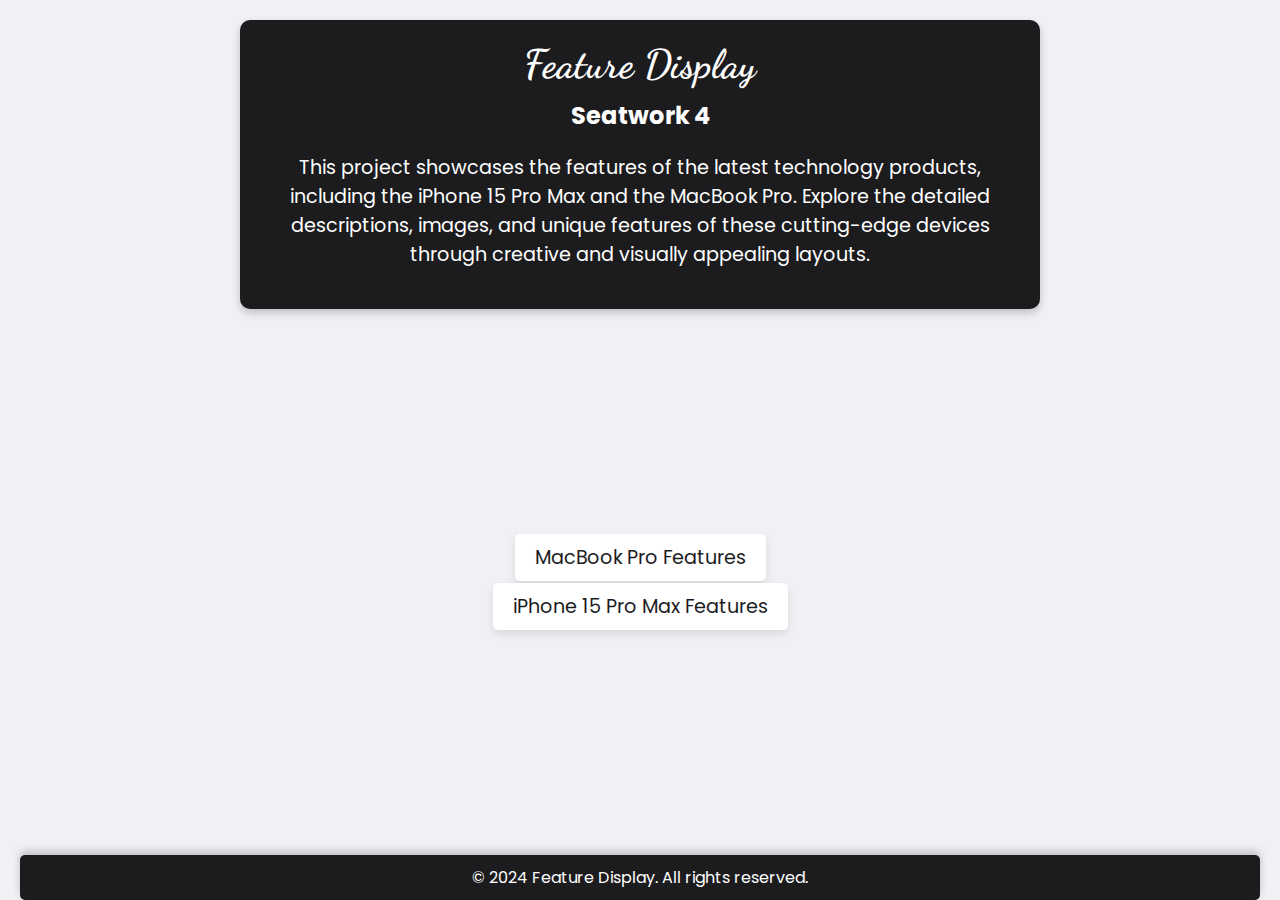
<file: index.html>
<!DOCTYPE html>
<html lang="en">
<head>
    <meta charset="UTF-8">
    <meta name="viewport" content="width=device-width, initial-scale=1.0">
    <title>Feature Display</title>
    <link rel="stylesheet" href="assets/css/style.css">
    <link href="https://fonts.googleapis.com/css2?family=Poppins:wght@400;700&family=Dancing+Script:wght@400;700&display=swap" rel="stylesheet">
</head>
<body>
    
    <header>
        <h1>Feature Display</h1>
        <h2>Seatwork 4</h2>
        <p>This project showcases the features of the latest technology products, including the iPhone 15 Pro Max and the MacBook Pro. Explore the detailed descriptions, images, and unique features of these cutting-edge devices through creative and visually appealing layouts.</p>
    </header>
    <nav>
        <ul>
            <li><a href="pages/macbook/index.html">MacBook Pro Features</a></li>
            <li><a href="pages/iphone15/index.html">iPhone 15 Pro Max Features</a></li>
        </ul>
    </nav>
    <footer>
        <p>© 2024 Feature Display. All rights reserved.</p>
    </footer>
</body>
</html>
</file>
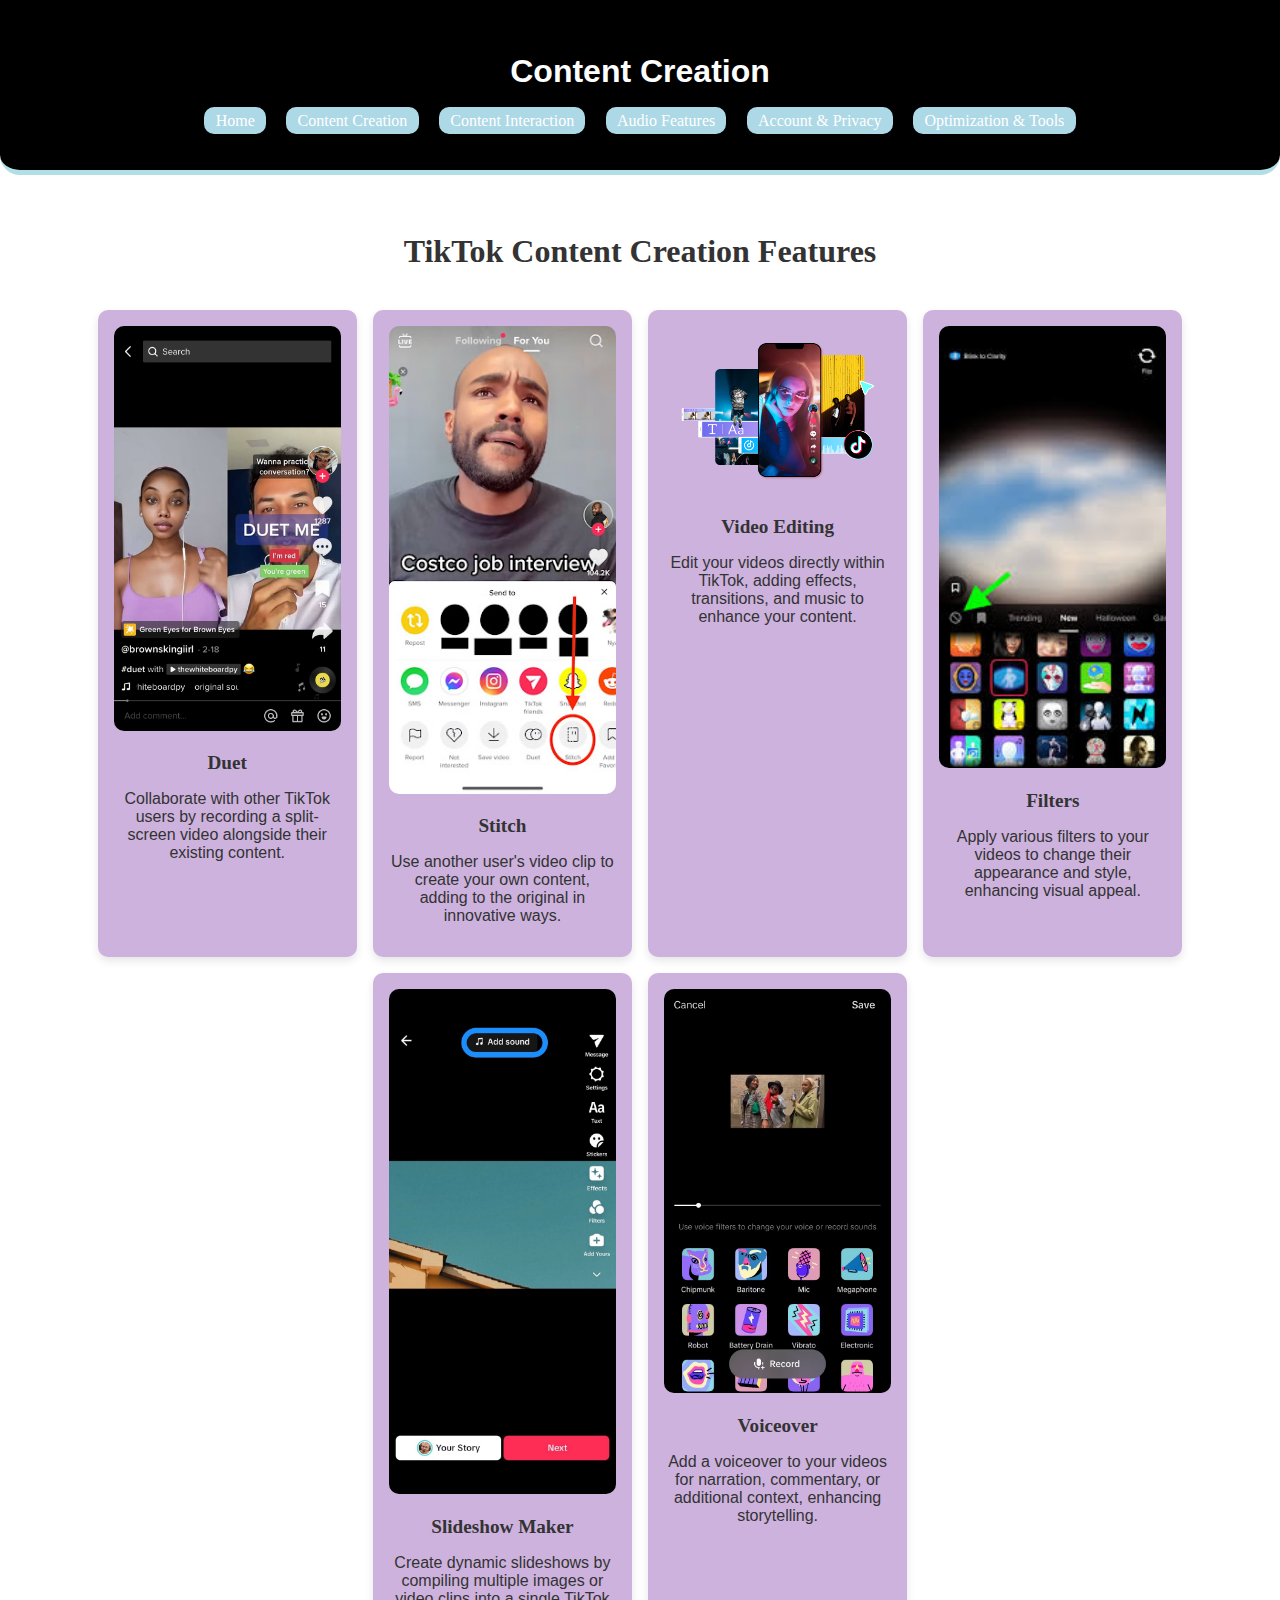
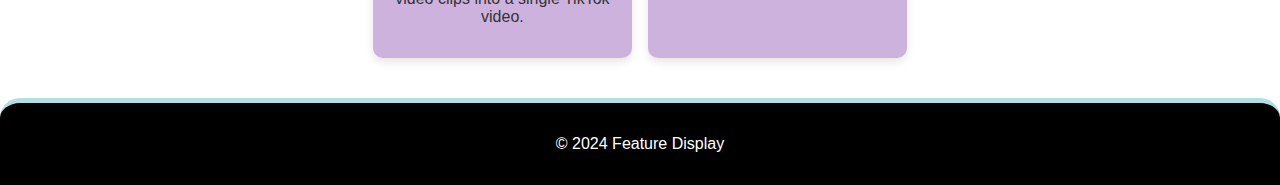
<file: 1contentcreation/index.html>
<!DOCTYPE html>
<html lang="en">
<head>
    <meta charset="UTF-8">
    <meta name="viewport" content="width=device-width, initial-scale=1.0">
    <title>Content Creation</title>
    <link rel="stylesheet" href="assets/css/style.css">
</head>
<body>
    <header>
        <h1>Content Creation</h1>
        <nav>
            <a href="../index.html">Home</a>
            <a href="../1contentcreation/index.html">Content Creation</a>
            <a href="../2contentinteraction/index.html">Content Interaction</a>
            <a href="../3audio/index.html">Audio Features</a>
            <a href="../4acc&priv/index.html">Account & Privacy</a>
            <a href="../5optimization&tools/index.html">Optimization & Tools</a>
        </nav>
    </header>
    <section class="content">
        <h2>TikTok Content Creation Features</h2>
        <ul>
            <li>
                <img src="assets/img/duet.jpg" alt="Duet">
                <div class="feature-description">
                    <h3>Duet</h3>
                    <p>Collaborate with other TikTok users by recording a split-screen video alongside their existing content.</p>
                </div>
            </li>
            <li>
                <img src="assets/img/stitch.jpeg" alt="Stitch">
                <div class="feature-description">
                    <h3>Stitch</h3>
                    <p>Use another user's video clip to create your own content, adding to the original in innovative ways.</p>
                </div>
            </li>
            <li>
                <img src="assets/img/videoedit.image" alt="Video Editing">
                <div class="feature-description">
                    <h3>Video Editing</h3>
                    <p>Edit your videos directly within TikTok, adding effects, transitions, and music to enhance your content.</p>
                </div>
            </li>
            <li>
                <img src="assets/img/filters.jpg" alt="Filters">
                <div class="feature-description">
                    <h3>Filters</h3>
                    <p>Apply various filters to your videos to change their appearance and style, enhancing visual appeal.</p>
                </div>
            </li>
            <li>
                <img src="assets/img/slideshowm.webp" alt="Slideshow Maker">
                <div class="feature-description">
                    <h3>Slideshow Maker</h3>
                    <p>Create dynamic slideshows by compiling multiple images or video clips into a single TikTok video.</p>
                </div>
            </li>
            <li>
                <img src="assets/img/voiceover.avif" alt="Voiceover">
                <div class="feature-description">
                    <h3>Voiceover</h3>
                    <p>Add a voiceover to your videos for narration, commentary, or additional context, enhancing storytelling.</p>
                </div>
            </li>
        </ul>
    </section>
    <footer>
        <p>&copy; 2024 Feature Display</p>
    </footer>
</body>
</html>
</file>
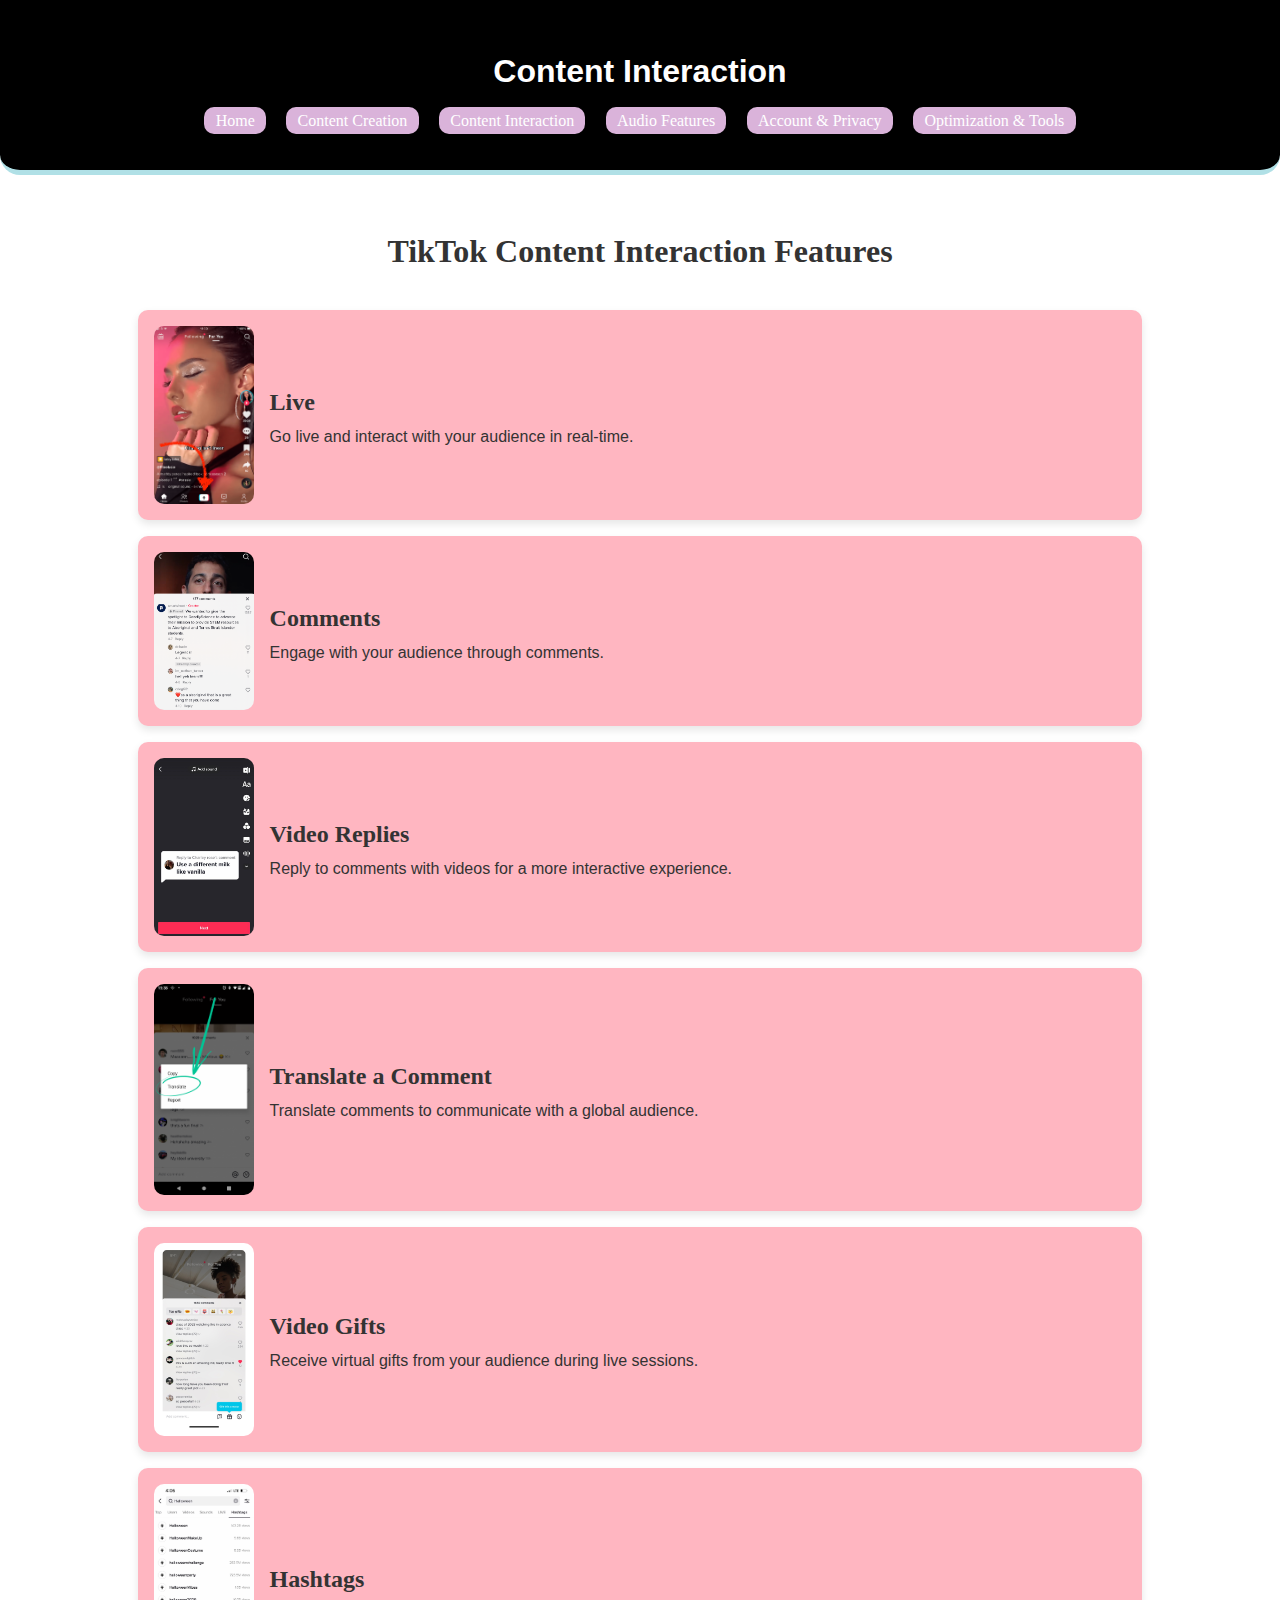
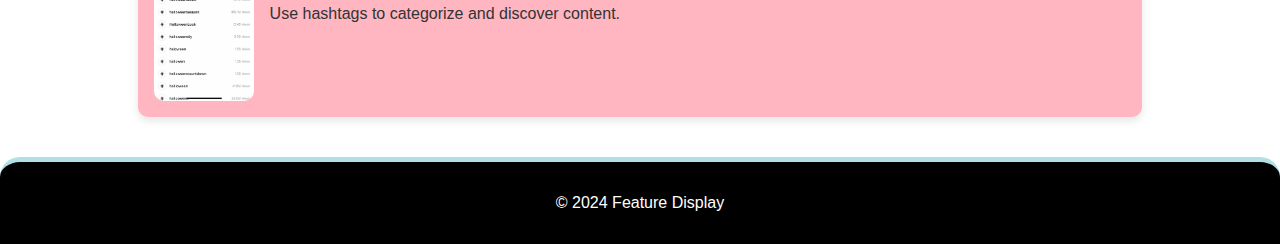
<file: 2contentinteraction/index.html>
<!DOCTYPE html>
<html lang="en">
<head>
    <meta charset="UTF-8">
    <meta name="viewport" content="width=device-width, initial-scale=1.0">
    <title>Content Interaction</title>
    <link rel="stylesheet" href="assets/css/style.css">
</head>
<body>
    <header>
        <h1>Content Interaction</h1>
        <nav>
            <a href="../index.html">Home</a>
            <a href="../1contentcreation/index.html">Content Creation</a>
            <a href="../2contentinteraction/index.html">Content Interaction</a>
            <a href="../3audio/index.html">Audio Features</a>
            <a href="../4acc&priv/index.html">Account & Privacy</a>
            <a href="../5optimization&tools/index.html">Optimization & Tools</a>
        </nav>
    </header>
    <section class="content">
        <h2>TikTok Content Interaction Features</h2>
        <ul>
            <li>
                <img src="assets/img/live.png" alt="Live">
                <div class="text">
                    <h3>Live</h3>
                    <p>Go live and interact with your audience in real-time.</p>
                </div>
            </li>
            <li>
                <img src="assets/img/comments.png" alt="Comments">
                <div class="text">
                    <h3>Comments</h3>
                    <p>Engage with your audience through comments.</p>
                </div>
            </li>
            <li>
                <img src="assets/img/video replies.jpg" alt="Video Replies">
                <div class="text">
                    <h3>Video Replies</h3>
                    <p>Reply to comments with videos for a more interactive experience.</p>
                </div>
            </li>
            <li>
                <img src="assets/img/translate.webp" alt="Translate a Comment">
                <div class="text">
                    <h3>Translate a Comment</h3>
                    <p>Translate comments to communicate with a global audience.</p>
                </div>
            </li>
            <li>
                <img src="assets/img/video gifts.jpg" alt="Video Gifts">
                <div class="text">
                    <h3>Video Gifts</h3>
                    <p>Receive virtual gifts from your audience during live sessions.</p>
                </div>
            </li>
            <li>
                <img src="assets/img/hashtags.jpeg" alt="Hashtags">
                <div class="text">
                    <h3>Hashtags</h3>
                    <p>Use hashtags to categorize and discover content.</p>
                </div>
            </li>
        </ul>
    </section>
    <footer>
        <p>&copy; 2024 Feature Display</p>
    </footer>
</body>
</html>
</file>
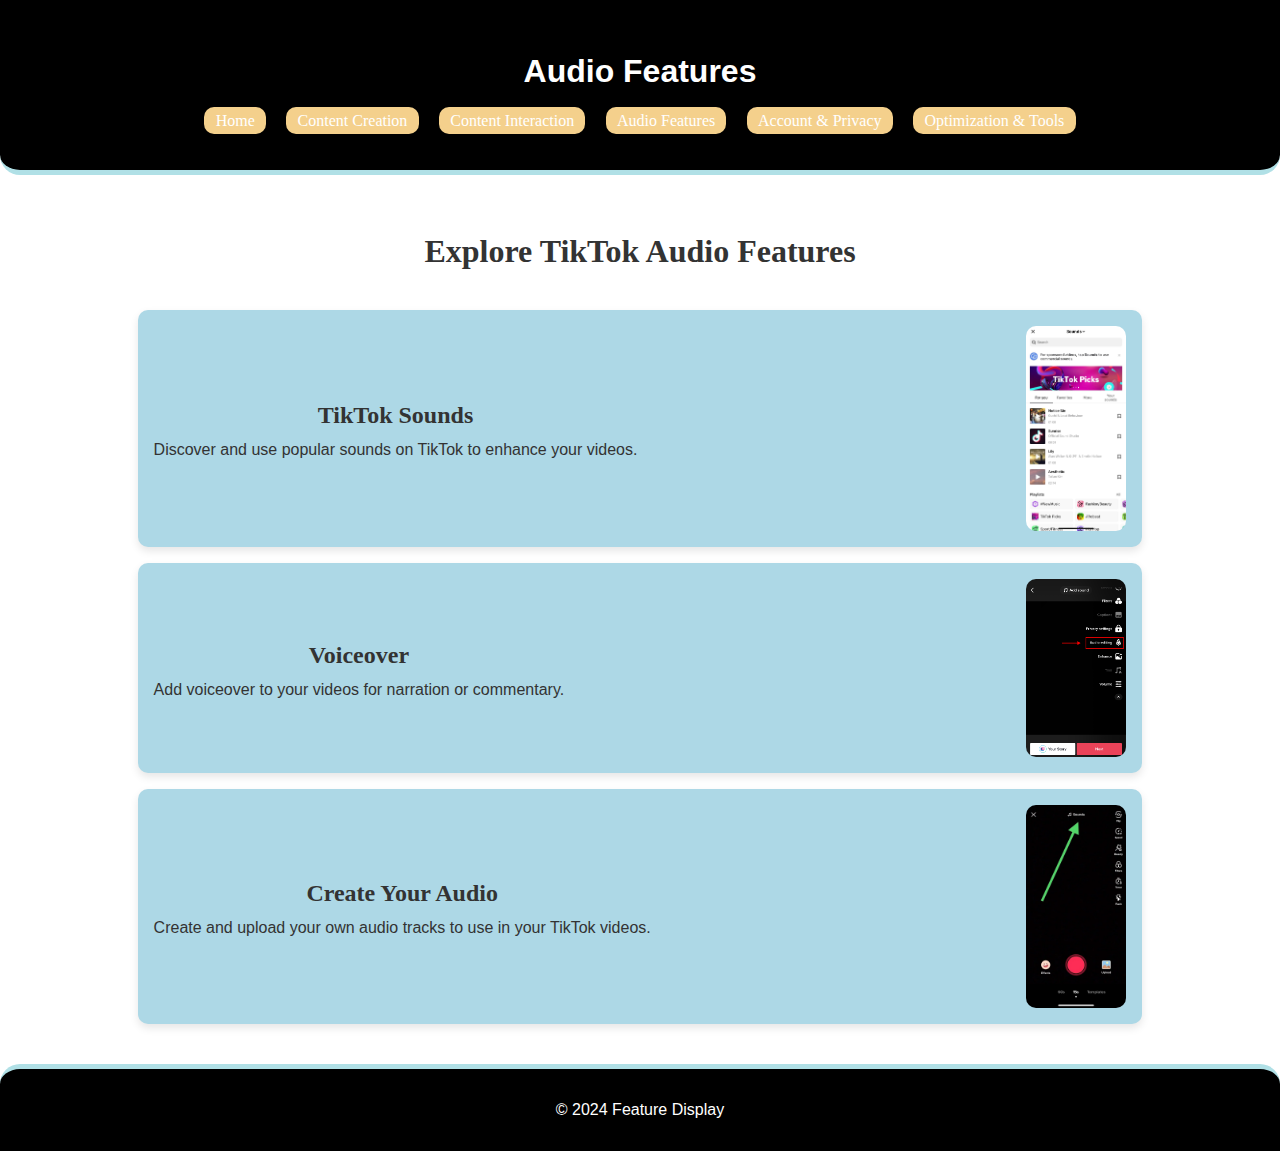
<file: 3audio/index.html>
<!DOCTYPE html>
<html lang="en">
<head>
    <meta charset="UTF-8">
    <meta name="viewport" content="width=device-width, initial-scale=1.0">
    <title>Audio Features</title>
    <link rel="stylesheet" href="assets/css/style.css">
</head>
<body>
    <header>
        <h1>Audio Features</h1>
        <nav>
            <a href="../index.html">Home</a>
            <a href="../1contentcreation/index.html">Content Creation</a>
            <a href="../2contentinteraction/index.html">Content Interaction</a>
            <a href="../3audio/index.html">Audio Features</a>
            <a href="../4acc&priv/index.html">Account & Privacy</a>
            <a href="../5optimization&tools/index.html">Optimization & Tools</a>
        </nav>
    </header>
    <div class="content">
        <h2>Explore TikTok Audio Features</h2>
        <ul>
            <li>
                <div>
                    <h3>TikTok Sounds</h3>
                    <p>Discover and use popular sounds on TikTok to enhance your videos.</p>
                </div>
                <img src="assets/img/sounds.jpg" alt="TikTok Sounds">
            </li>
            <li>
                <div>
                    <h3>Voiceover</h3>
                    <p>Add voiceover to your videos for narration or commentary.</p>
                </div>
                <img src="assets/img/voiceover.png" alt="Voiceover">
            </li>
            <li>
                <div>
                    <h3>Create Your Audio</h3>
                    <p>Create and upload your own audio tracks to use in your TikTok videos.</p>
                </div>
                <img src="assets/img/own sound.webp" alt="Create Your Audio">
            </li>
        </ul>
    </div>
    <footer>
        <p>&copy; 2024 Feature Display</p>
    </footer>
</body>
</html>
</file>
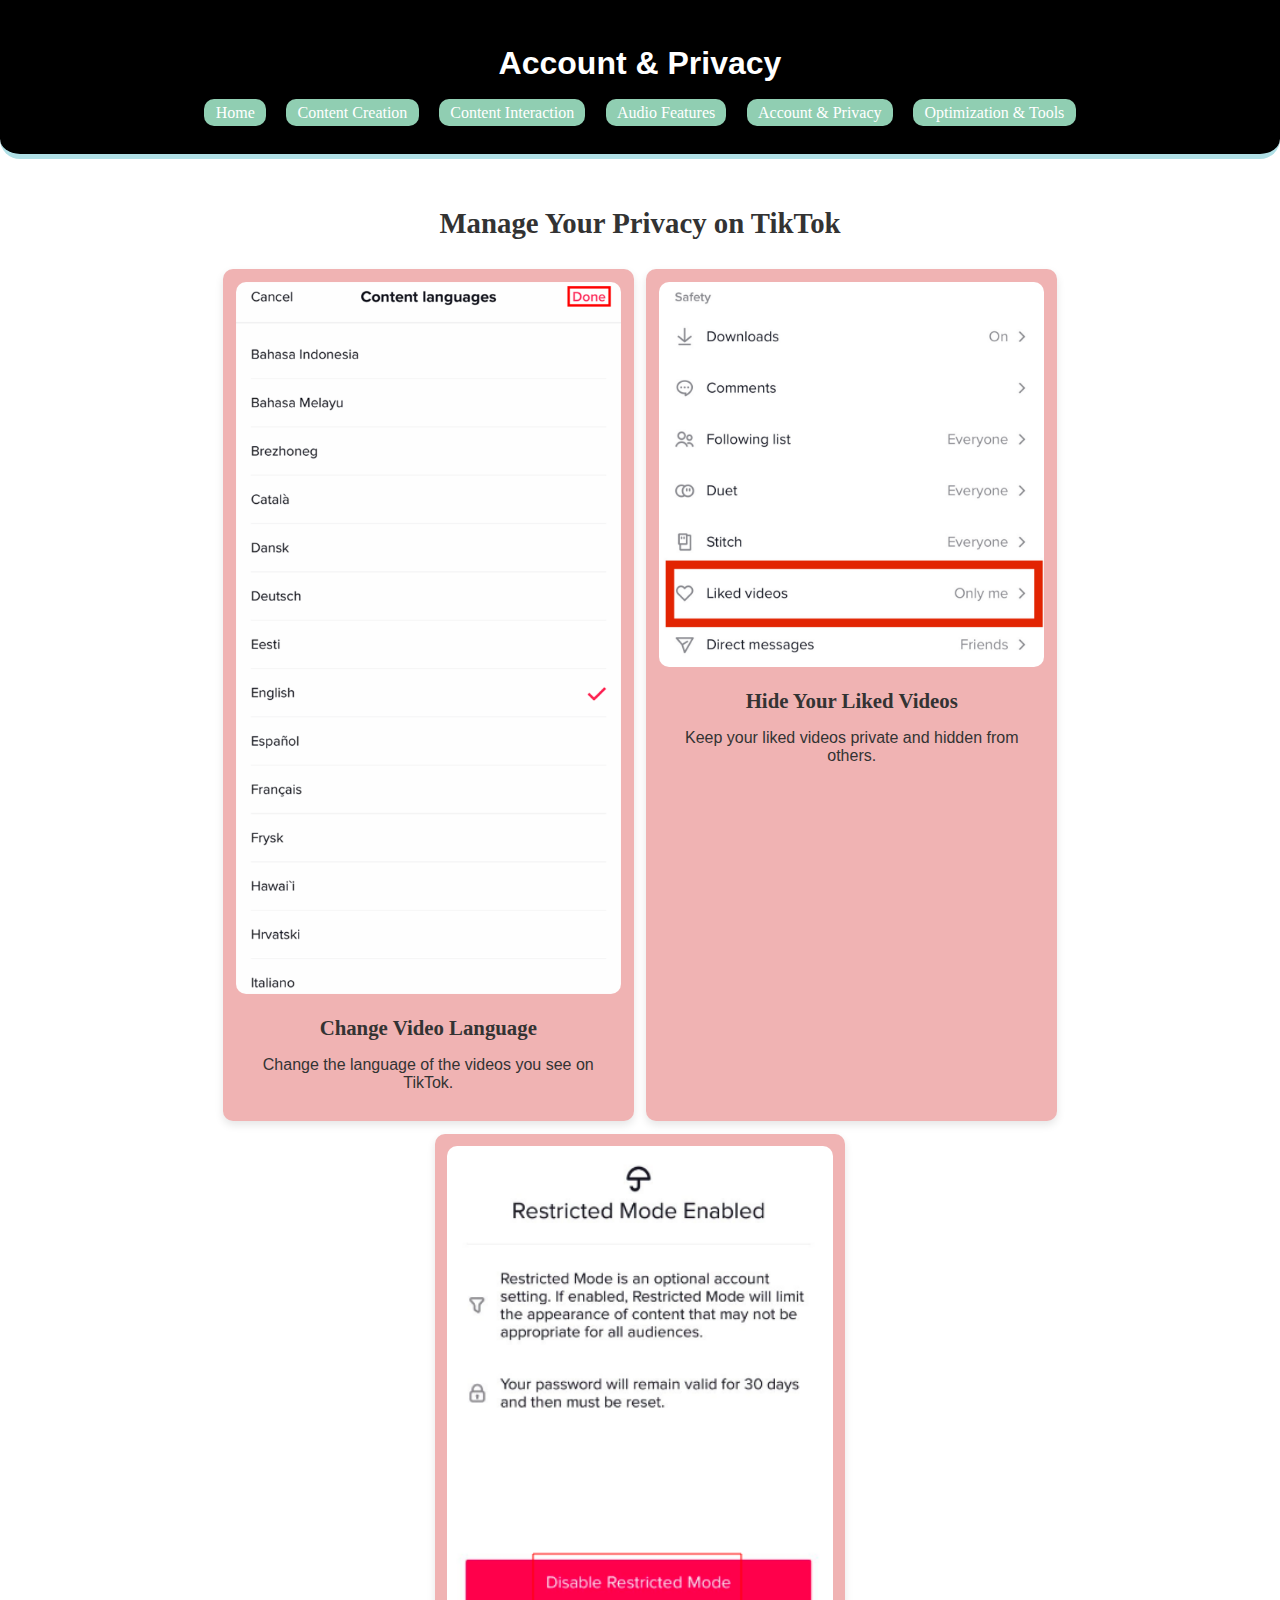
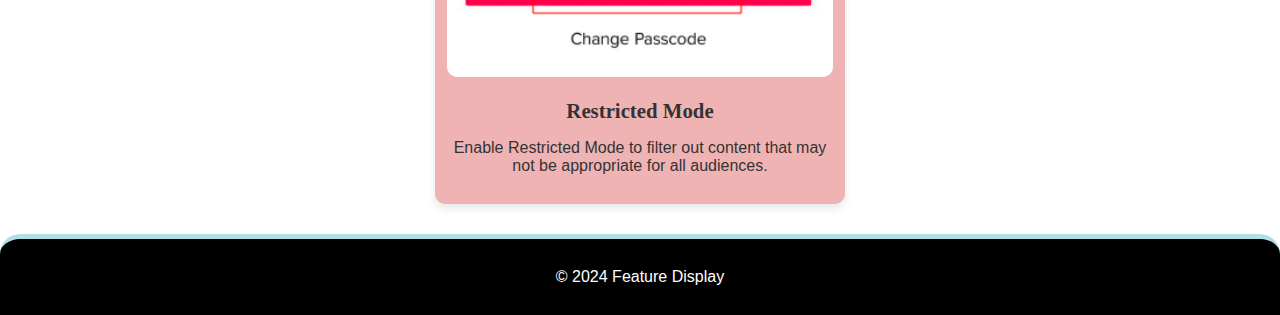
<file: 4acc&priv/index.html>
<!DOCTYPE html>
<html lang="en">
<head>
    <meta charset="UTF-8">
    <meta name="viewport" content="width=device-width, initial-scale=1.0">
    <title>Privacy Settings</title>
    <link rel="stylesheet" href="assets/css/style.css">
   
<body>
    <header>
        <h1>Account & Privacy</h1>
            <nav>
                
                    <a href="../index.html">Home</a>
                    <a href="../1contentcreation/index.html">Content Creation</a>
                    <a href="../2contentinteraction/index.html">Content Interaction</a>
                    <a href="../3audio/index.html">Audio Features</a>
                    <a href="../4acc&priv/index.html">Account & Privacy</a>
                    <a href="../5optimization&tools/index.html">Optimization & Tools</a>

            </nav>
    </header>
    <div class="content">
        <h2>Manage Your Privacy on TikTok</h2>
        <ul>
            <li>
                <img src="assets/img/videolanguage.png" alt="Change Video Language">
                <h3>Change Video Language</h3>
                <p>Change the language of the videos you see on TikTok.</p>
            </li>
            <li>
                <img src="assets/img/hide.webp" alt="Hide Liked Videos">
                <h3>Hide Your Liked Videos</h3>
                <p>Keep your liked videos private and hidden from others.</p>
            </li>
            <li>
                <img src="assets/img/restricted.png" alt="Restricted Mode">
                <h3>Restricted Mode</h3>
                <p>Enable Restricted Mode to filter out content that may not be appropriate for all audiences.</p>
            </li>
        </ul>
    </div>
    <footer>
        <p>&copy; 2024 Feature Display</p>
    </footer>
</body>
</html>
</file>
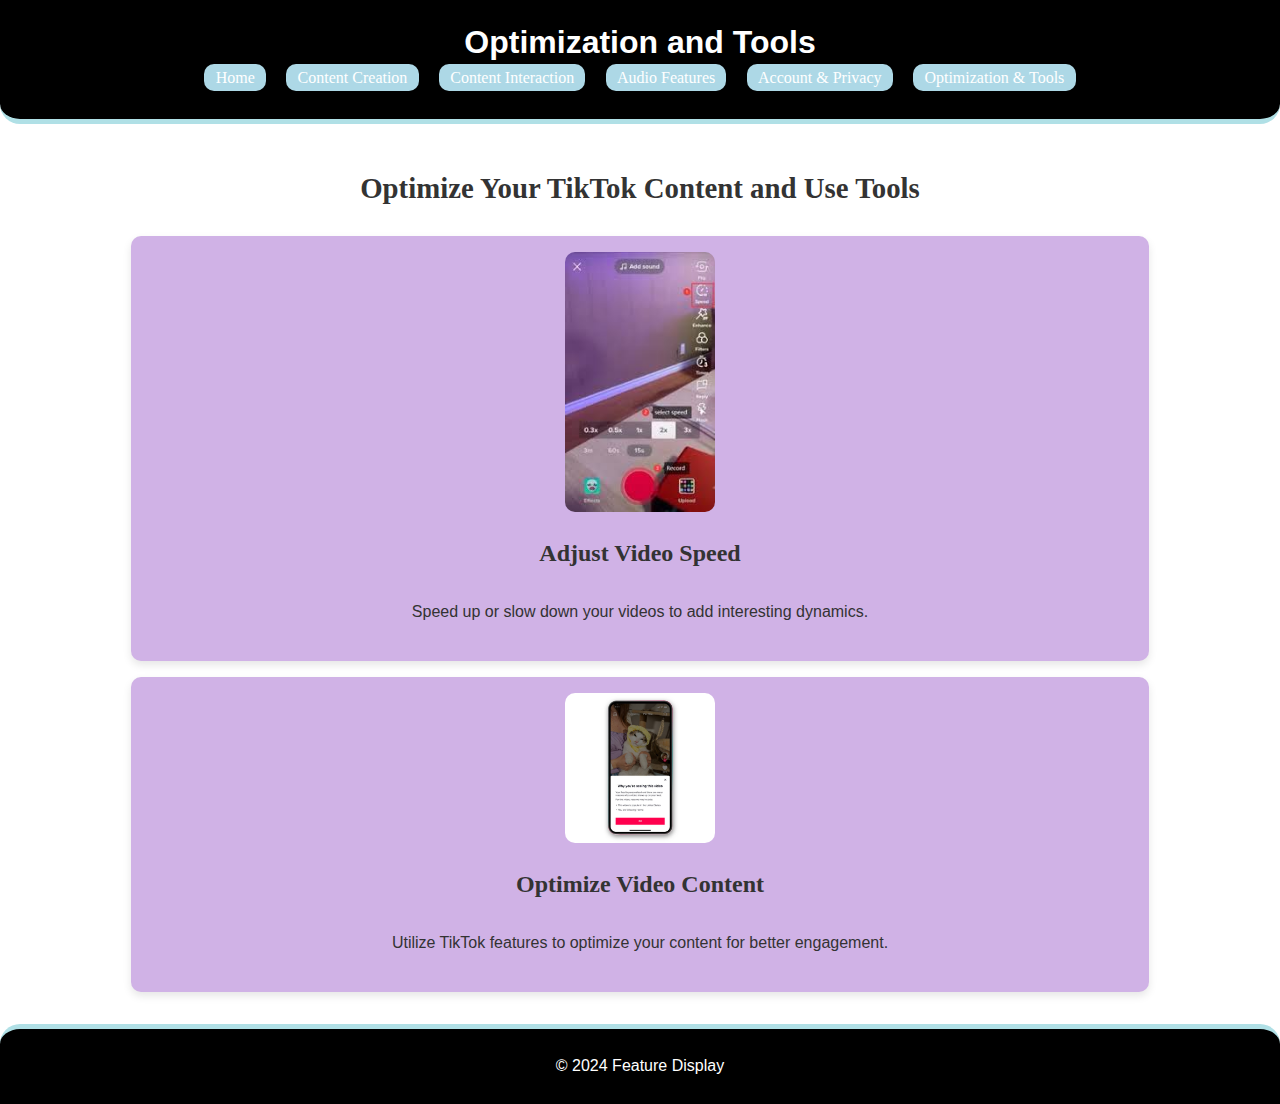
<file: 5optimization&tools/index.html>
<!DOCTYPE html>
<html lang="en">
<head>
    <meta charset="UTF-8">
    <meta name="viewport" content="width=device-width, initial-scale=1.0">
    <title>Optimization and Tools</title>
    <link rel="stylesheet" href="assets/css/style.css">
</head>
<body>
    <header>
        <h1>Optimization and Tools</h1>
        <nav>
            <a href="../index.html">Home</a>
            <a href="../1contentcreation/index.html">Content Creation</a>
            <a href="../2contentinteraction/index.html">Content Interaction</a>
            <a href="../3audio/index.html">Audio Features</a>
            <a href="../4acc&priv/index.html">Account & Privacy</a>
            <a href="../5optimization&tools/index.html">Optimization & Tools</a>
        </nav>
    </header>
    <div class="content">
        <h2>Optimize Your TikTok Content and Use Tools</h2>
        <ul>
            <li>
                <img src="assets/img/videospeed.jpg" alt="Adjust Video Speed">
                <div>
                    <h3>Adjust Video Speed</h3>
                </div>
                <div>
                    <p>Speed up or slow down your videos to add interesting dynamics.</p>
                </div>
            </li>
            <li>
                <img src="assets/img/optimize.jpeg" alt="Optimize Content">
                <div>
                    <h3>Optimize Video Content</h3>
                </div>
                <div>
                    <p>Utilize TikTok features to optimize your content for better engagement.</p>
                </div>
            </li>
        </ul>
    </div>
    <footer>
        <p>&copy; 2024 Feature Display</p>
    </footer>
</body>
</html>
</file>
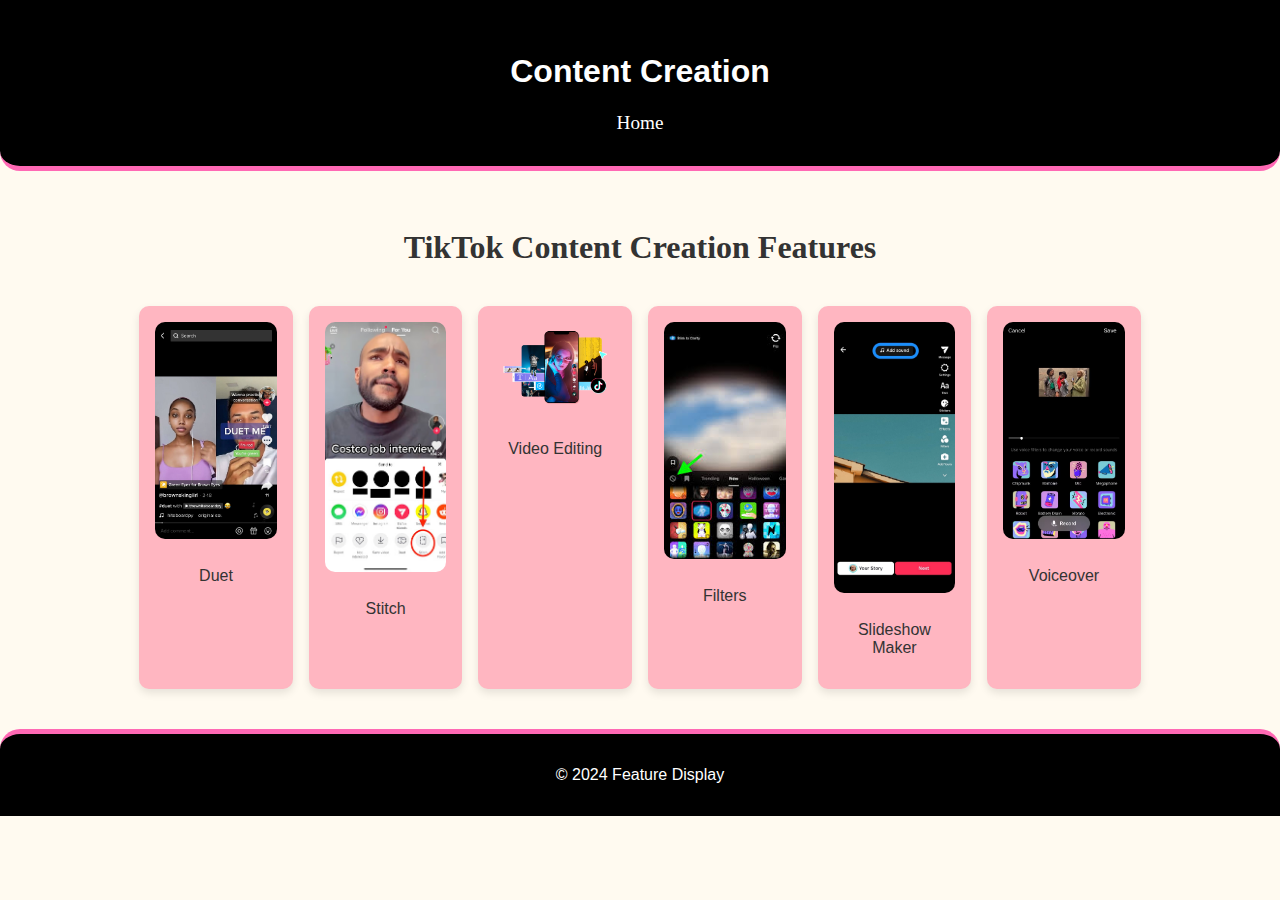
<file: pages/1contentcreation/index.html>
<!DOCTYPE html>
<html lang="en">
<head>
    <meta charset="UTF-8">
    <meta name="viewport" content="width=device-width, initial-scale=1.0">
    <title>Content Creation</title>
    <link rel="stylesheet" href="assets/css/style.css">
</head>
<body>
    
    <header>
        <h1>Content Creation</h1>
        <nav>
            <a href="index.html">Home</a>
        </nav>
    
    </header>
    <section class="content">
        <h2>TikTok Content Creation Features</h2>
        <ul>
            <li>
                <img src="assets/img/duet.jpg" alt="Duet">
                <p>Duet</p>
            </li>
            <li>
                <img src="assets/img/stitch.jpeg" alt="Stitch">
                <p>Stitch</p>
            </li>
            <li>
                <img src="assets/img/videoedit.image" alt="Video Editing">
                <p>Video Editing</p>
            </li>
            <li>
                <img src="assets/img/filters.jpg" alt="Filters">
                <p>Filters</p>
            </li>
            <li>
                <img src="assets/img/slideshowm.webp" alt="Slideshow Maker">
                <p>Slideshow Maker</p>
            </li>
            <li>
                <img src="assets/img/voiceover.avif" alt="Voiceover">
                <p>Voiceover</p>
            </li>
            
               
        </ul>
    </section>
    <footer>
        <p>&copy; 2024 Feature Display</p>
    </footer>
</body>
</html>
</file>
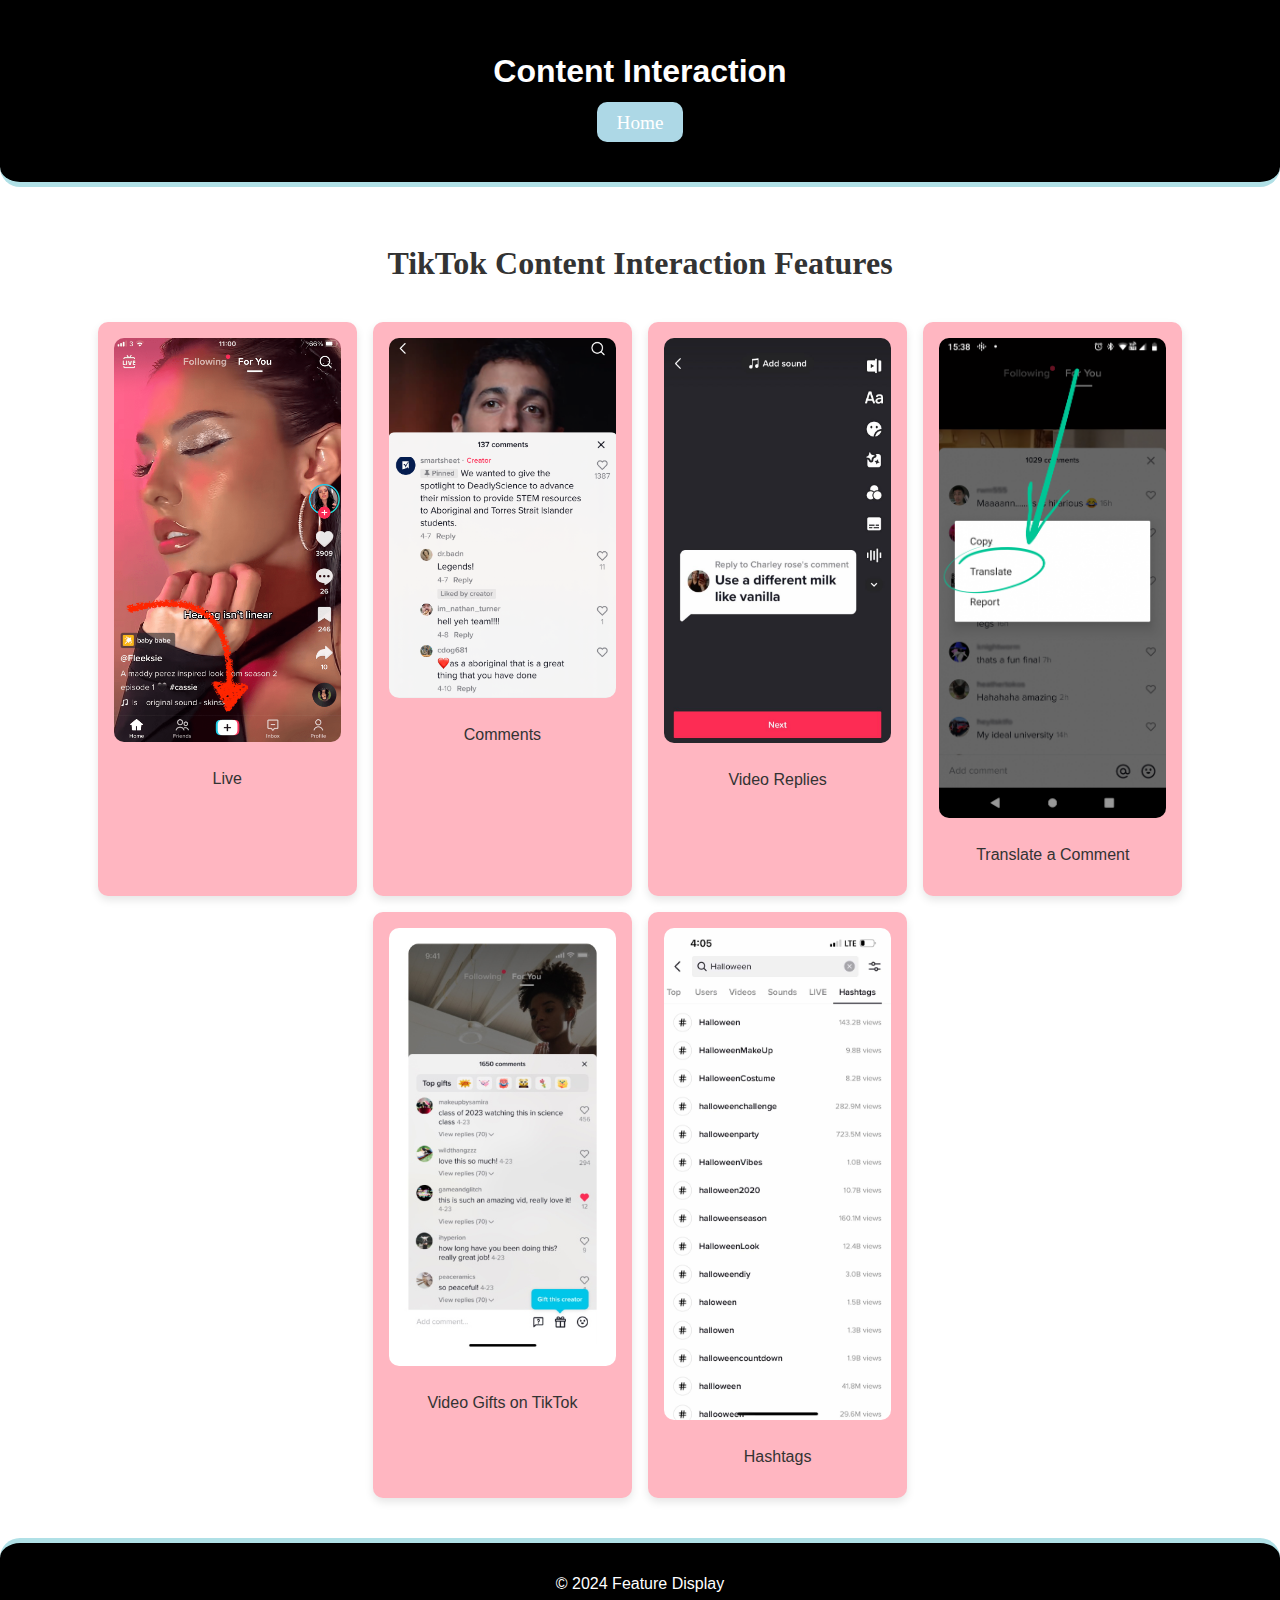
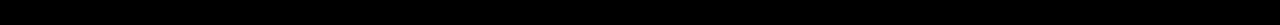
<file: pages/2contentinteraction/index.html>
<!DOCTYPE html>
<html lang="en">
<head>
    <meta charset="UTF-8">
    <meta name="viewport" content="width=device-width, initial-scale=1.0">
    <title>Content Interaction</title>
    <link rel="stylesheet" href="assets/css/style.css">
</head>
<body>
    <header>
        <h1>Content Interaction</h1>
        <nav>
            <a href="index.html">Home</a>
        </nav>
    </header>
    <section class="content">
        <h2>TikTok Content Interaction Features</h2>
        <ul>
            <li>
                <img src="assets/img/live.png" alt="Live">
                <p>Live</p>
            </li>
            <li>
                <img src="assets/img/comments.png" alt="Comments">
                <p>Comments</p>
            </li>
            <li>
                <img src="assets/img/video replies.jpg" alt="Video Replies">
                <p>Video Replies</p>
            </li>
            <li>
                <img src="assets/img/translate.webp" alt="Translate a Comment">
                <p>Translate a Comment</p>
            </li>
            <li>
                <img src="assets/img/video gifts.jpg" alt="Video Gifts">
                <p>Video Gifts on TikTok</p>
            </li>
            <li>
                <img src="assets/img/hashtags.jpeg" alt="Hashtags">
                <p>Hashtags</p>
            </li>
        </ul>
    </section>
    <footer>
        <p>&copy; 2024 Feature Display</p>
    </footer>
</body>
</html>
</file>
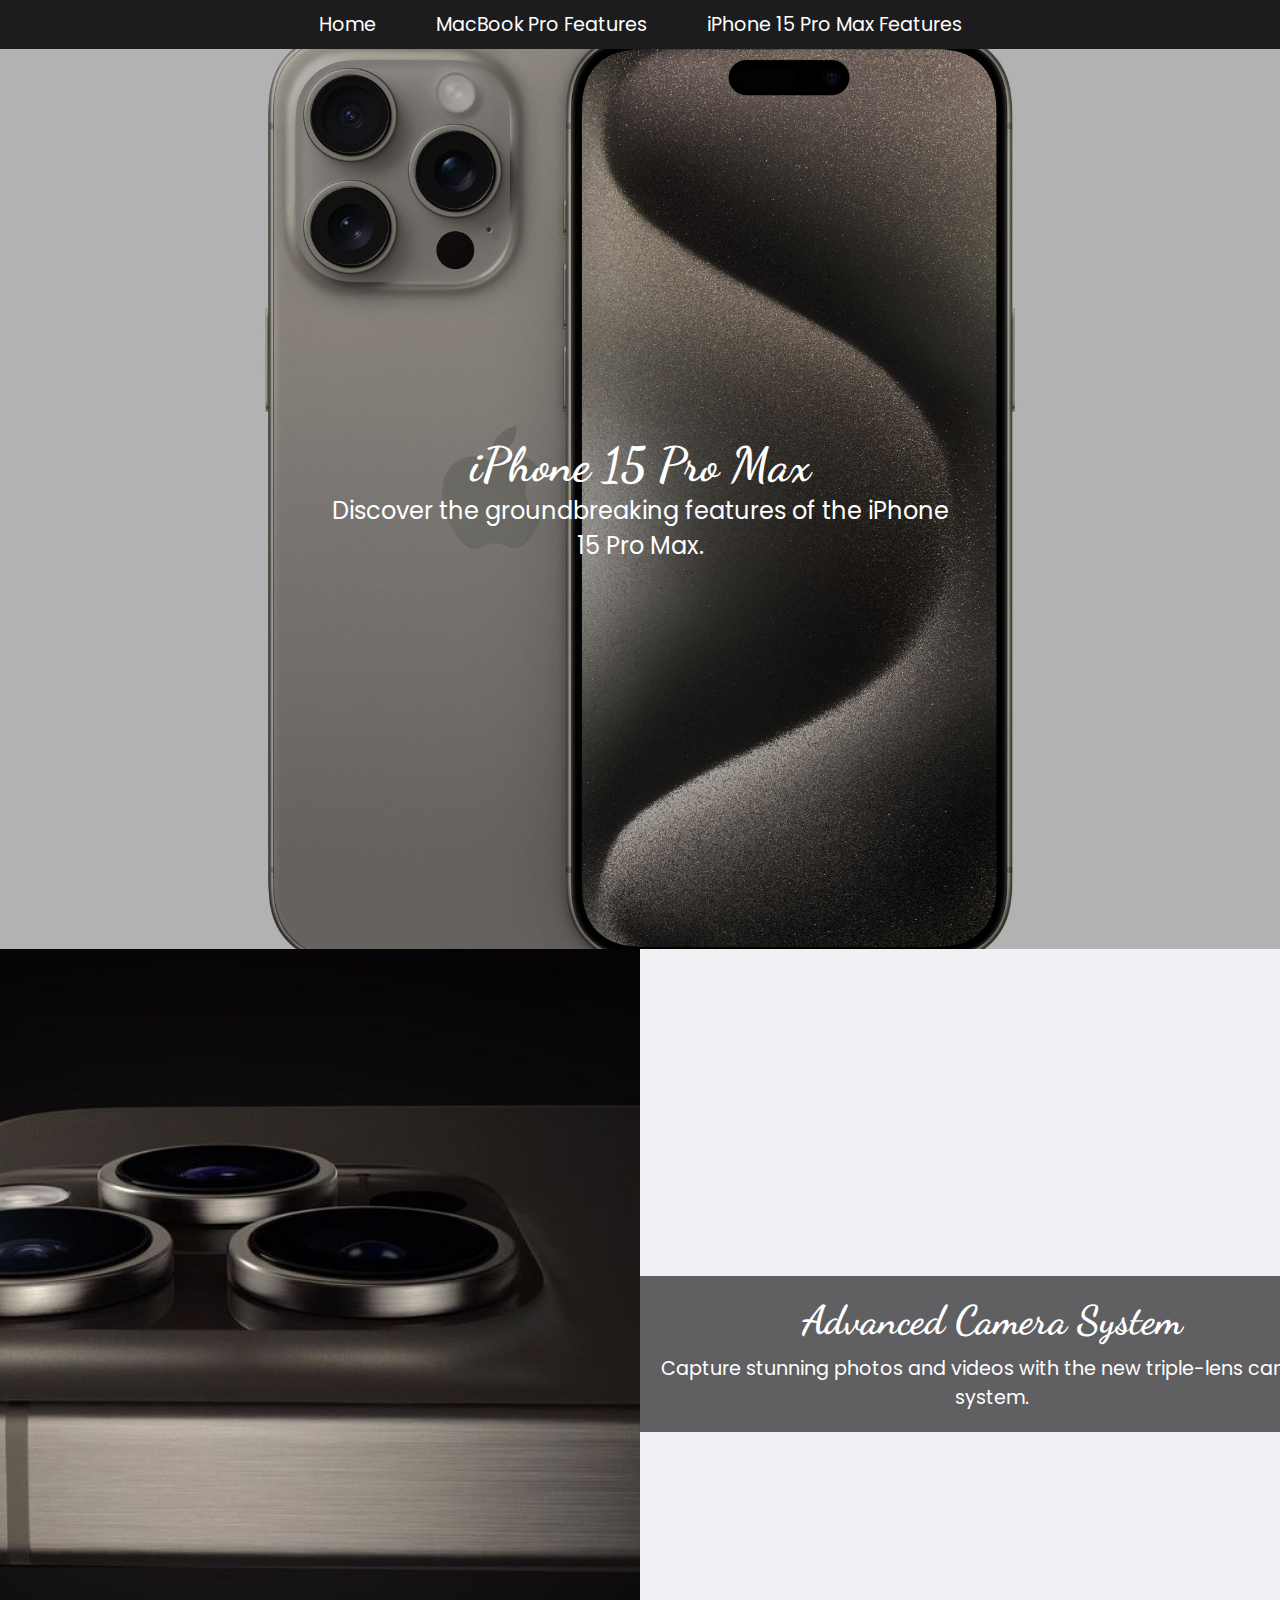
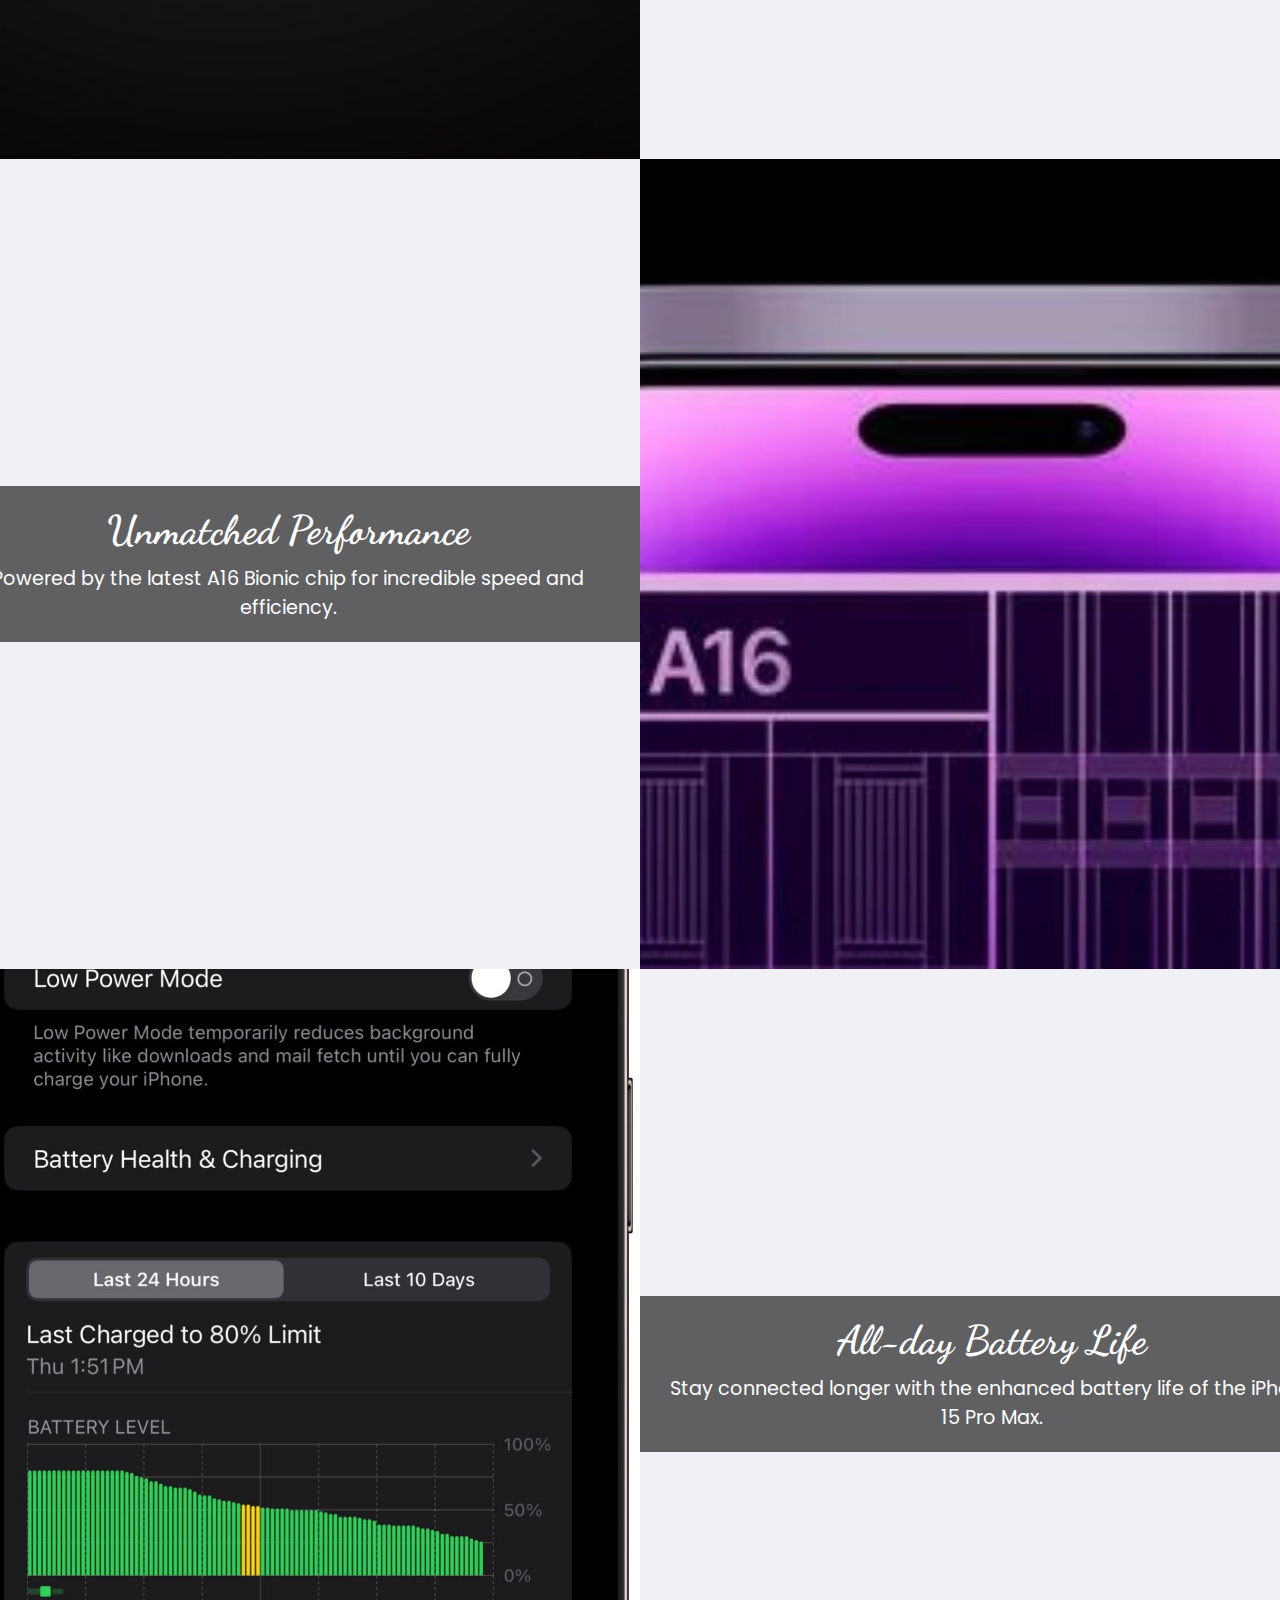
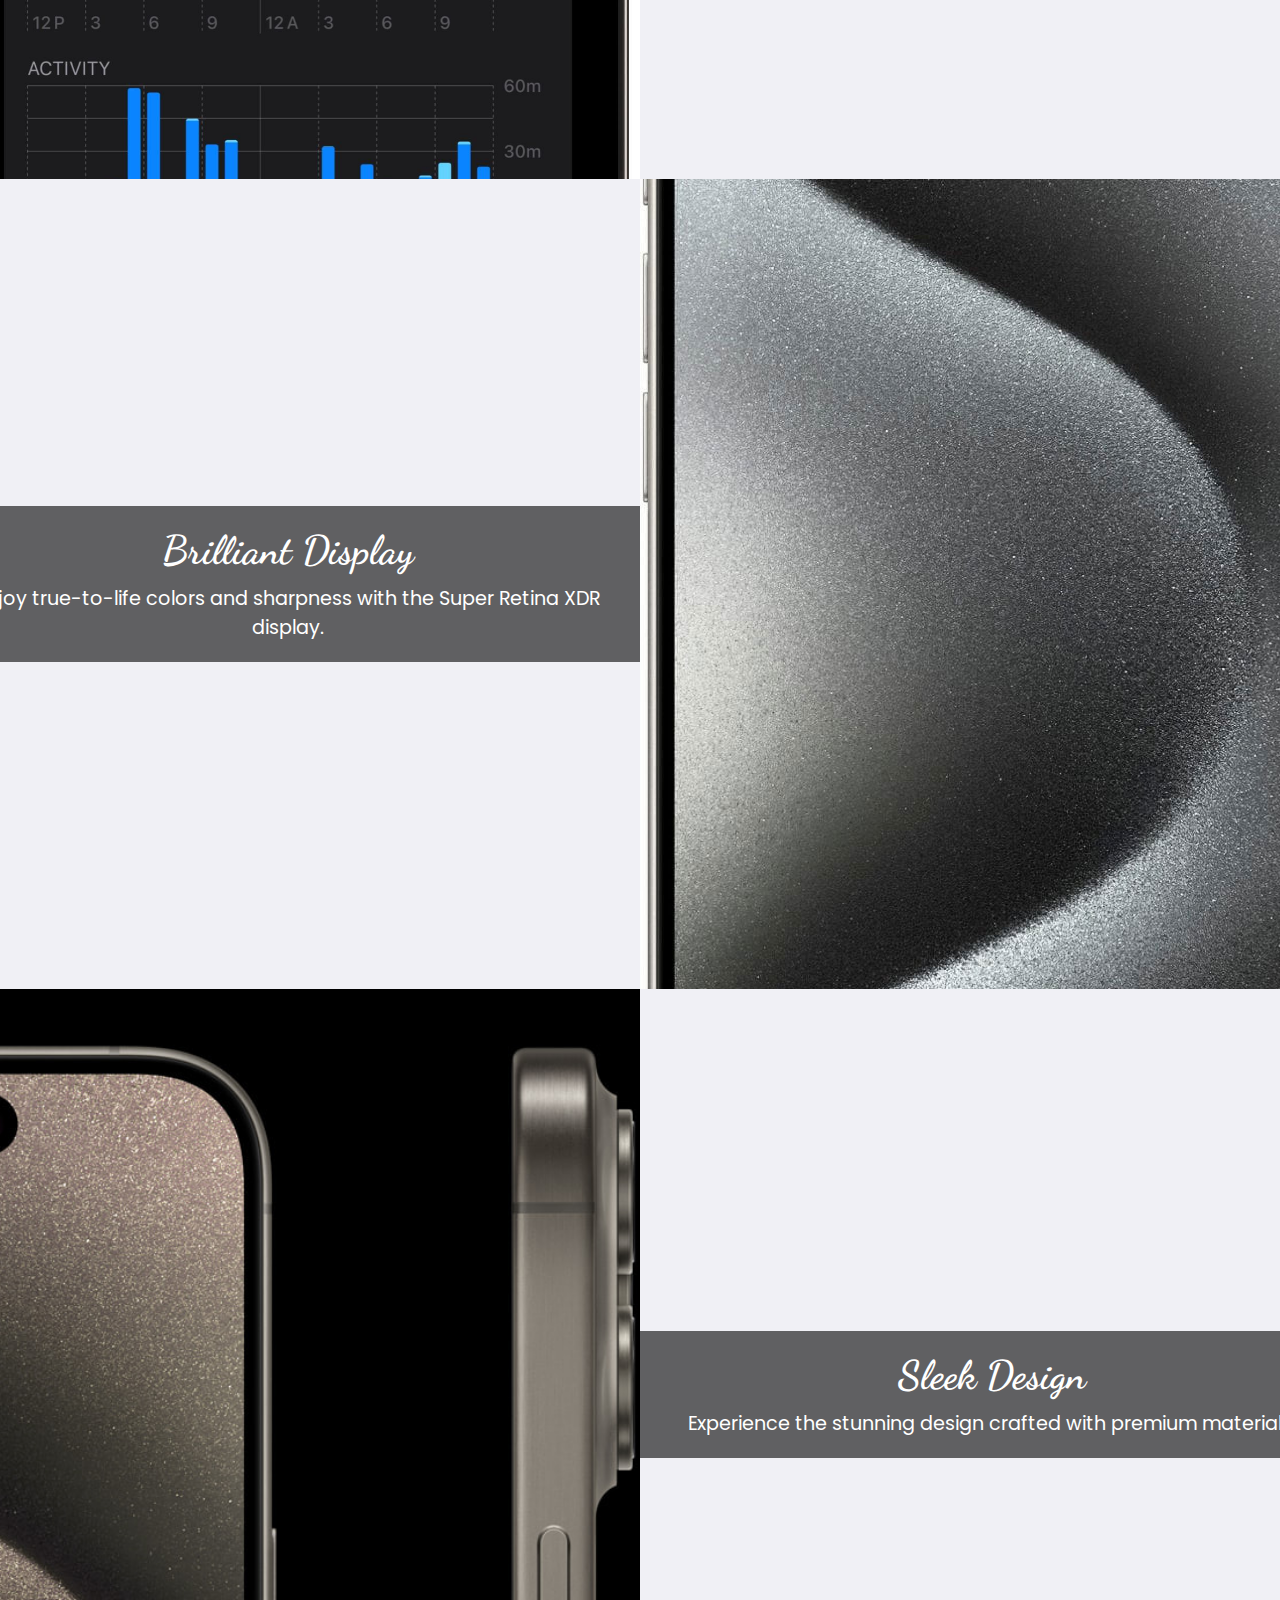
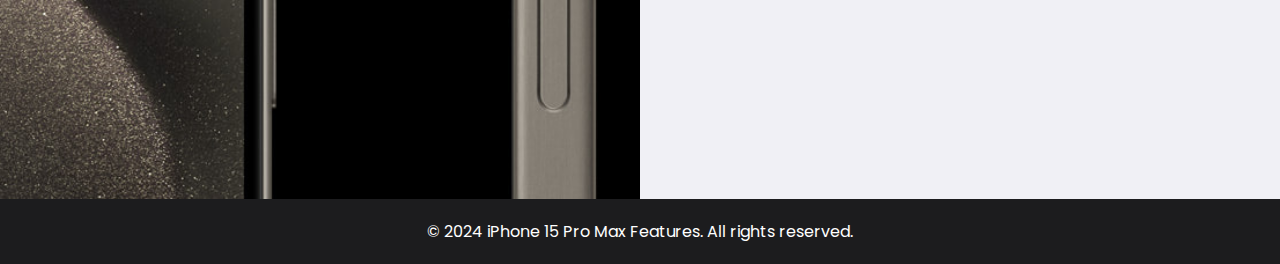
<file: pages/iphone15/index.html>
<!DOCTYPE html>
<html lang="en">
<head>
    <meta charset="UTF-8">
    <meta name="viewport" content="width=device-width, initial-scale=1.0">
    <title>iPhone 15 Pro Max Features</title>
    <link rel="stylesheet" href="assets/css/style.css">
</head>
<body>
    <nav>
        <ul>
            <li><a href="index.html">Home</a></li>
            <li><a href="../macbook/index.html">MacBook Pro Features</a></li>
            <li><a href="../iphone15/index.html">iPhone 15 Pro Max Features</a></li>
        </ul>
    </nav>
    <header>
        <div class="hero">
            <img src="assets/img/15pm.webp" alt="iPhone 15 Pro Max">
            <div class="hero-content">
                <h1>iPhone 15 Pro Max</h1>
                <p>Discover the groundbreaking features of the iPhone 15 Pro Max.</p>
            </div>
        </div>
    </header>
    <main>
        <section class="feature" id="camera">
            <div class="image" style="background-image: url('assets/img/camera.jpg');"></div>
            <div class="content">
                <h2>Advanced Camera System</h2>
                <p>Capture stunning photos and videos with the new triple-lens camera system.</p>
            </div>
        </section>
        <section class="feature" id="performance">
            <div class="image" style="background-image: url('assets/img/a16.webp');"></div>
            <div class="content">
                <h2>Unmatched Performance</h2>
                <p>Powered by the latest A16 Bionic chip for incredible speed and efficiency.</p>
            </div>
        </section>
        <section class="feature" id="battery">
            <div class="image" style="background-image: url('assets/img/batt.jpg');"></div>
            <div class="content">
                <h2>All-day Battery Life</h2>
                <p>Stay connected longer with the enhanced battery life of the iPhone 15 Pro Max.</p>
            </div>
        </section>
        <section class="feature" id="display">
            <div class="image" style="background-image: url('assets/img/display.jpeg');"></div>
            <div class="content">
                <h2>Brilliant Display</h2>
                <p>Enjoy true-to-life colors and sharpness with the Super Retina XDR display.</p>
            </div>
        </section>
        <section class="feature" id="design">
            <div class="image" style="background-image: url('assets/img/sleekdes.jpg');"></div>
            <div class="content">
                <h2>Sleek Design</h2>
                <p>Experience the stunning design crafted with premium materials.</p>
            </div>
        </section>
    </main>
    <footer>
        <p>© 2024 iPhone 15 Pro Max Features. All rights reserved.</p>
    </footer>
</body>
</html>
</file>
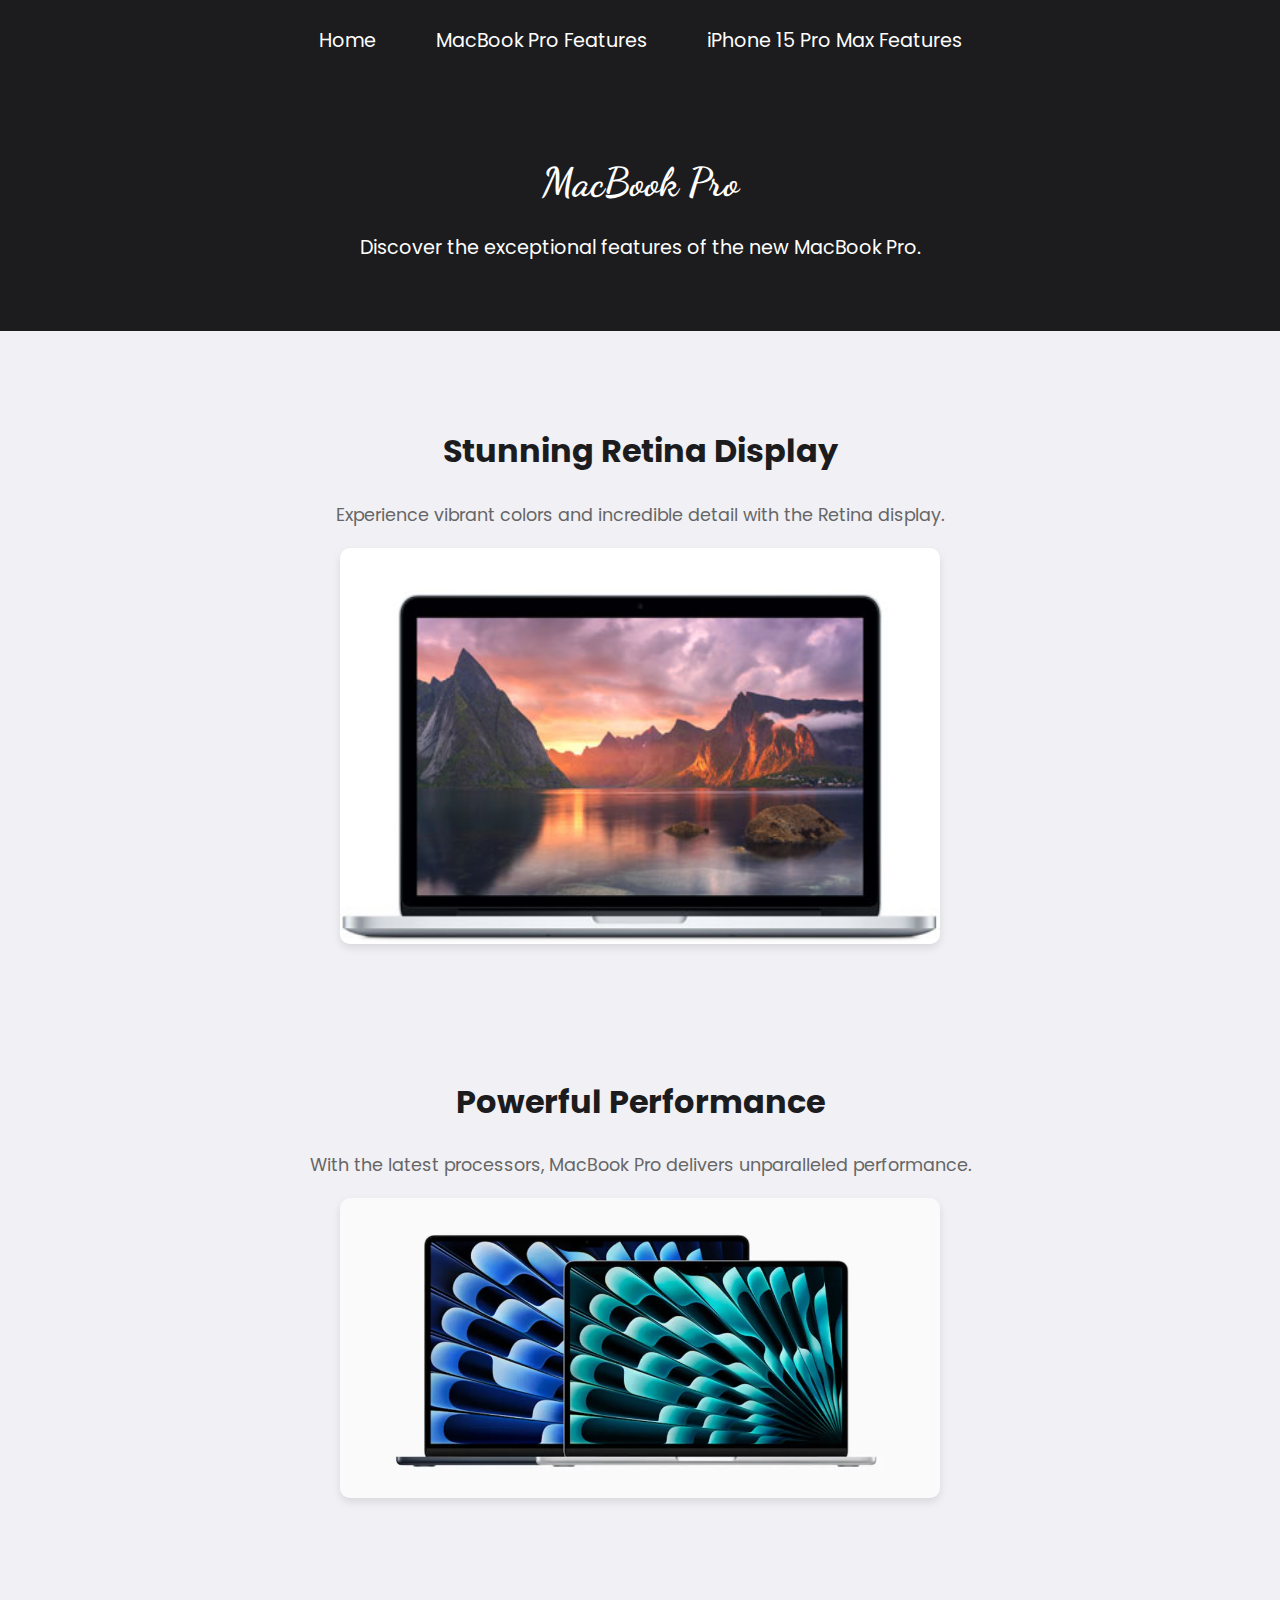
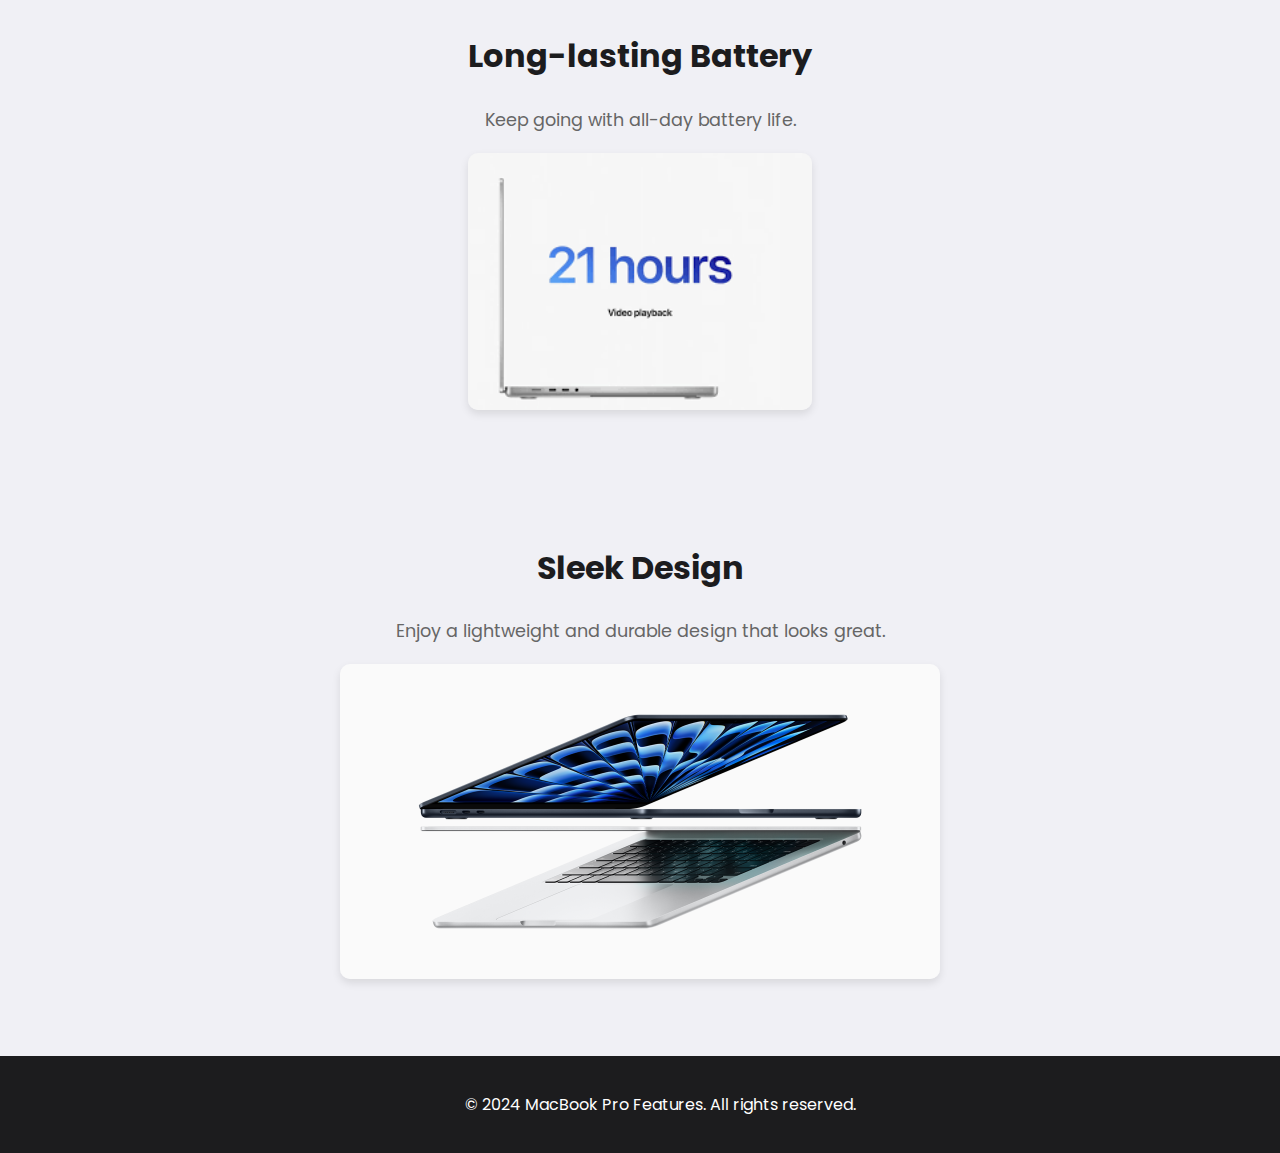
<file: pages/macbook/index.html>
<!DOCTYPE html>
<html lang="en">
<head>
    <meta charset="UTF-8">
    <meta name="viewport" content="width=device-width, initial-scale=1.0">
    <title>MacBook Pro Features</title>
    <link rel="stylesheet" href="assets/css/style.css">
    <link href="https://fonts.googleapis.com/css2?family=Poppins:wght@400;700&family=Dancing+Script:wght@400;700&display=swap" rel="stylesheet">
</head>
<body>
    <nav>
        <ul>
            <li><a href="index.html">Home</a></li>
            <li><a href="../macbook/index.html">MacBook Pro Features</a></li>
            <li><a href="../iphone15/index.html">iPhone 15 Pro Max Features</a></li>
        </ul>
    </nav>
    <header>
        <h1>MacBook Pro</h1>
        <p>Discover the exceptional features of the new MacBook Pro.</p>
    </header>
    <main>
        <section class="feature" id="display">
            <h2>Stunning Retina Display</h2>
            <p>Experience vibrant colors and incredible detail with the Retina display.</p>
            <img src="assets/img/retina.jpg" alt="Retina Display">
        </section>
        <section class="feature" id="performance">
            <h2>Powerful Performance</h2>
            <p>With the latest processors, MacBook Pro delivers unparalleled performance.</p>
            <img src="assets/img/performance.webp" alt="Performance">
        </section>
        <section class="feature" id="battery">
            <h2>Long-lasting Battery</h2>
            <p>Keep going with all-day battery life.</p>
            <img src="assets/img/battery.png" alt="Battery Life">
        </section>
        <section class="feature" id="design">
            <h2>Sleek Design</h2>
            <p>Enjoy a lightweight and durable design that looks great.</p>
            <img src="assets/img/sleek.png" alt="Design">
        </section>
    </main>
    <footer>
        <p>© 2024 MacBook Pro Features. All rights reserved.</p>
    </footer>
</body>
</html>
</file>
<file: assets/css/style.css>
@import url('https://fonts.googleapis.com/css2?family=Poppins:wght@400;700&family=Dancing+Script:wght@400;700&display=swap');

* {
    box-sizing: border-box;
    margin: 0;
    padding: 0;
}

body {
    font-family: 'Poppins', sans-serif;
    background-color: #f0f0f5;
    color: #333;
    display: flex;
    flex-direction: column;
    align-items: center;
    justify-content: space-between;
    min-height: 100vh;
    text-align: center;
    margin: 0 20px;
}

header {
    padding: 20px;
    background-color: #1c1c1e;
    color: #fff;
    border-radius: 10px;
    box-shadow: 0 4px 8px rgba(0, 0, 0, 0.2);
    margin: 20px 0;
    width: 100%;
    max-width: 800px;
}

header h1 {
    font-size: 2.5em;
    font-family: 'Dancing Script', cursive;
    margin-bottom: 10px;
}

header h2 {
    font-size: 1.5em;
    margin-bottom: 20px;
}

header p {
    font-size: 1.2em;
    margin-bottom: 20px;
}

nav ul {
    list-style: none;
    padding: 0;
    display: flex;
    flex-direction: column;
    align-items: center;
}

nav li {
    margin: 10px 0;
}

nav a {
    text-decoration: none;
    font-size: 1.2em;
    color: #1c1c1e;
    background-color: #fff;
    padding: 10px 20px;
    border-radius: 5px;
    transition: background-color 0.3s, color 0.3s;
    box-shadow: 0 4px 8px rgba(0, 0, 0, 0.1);
}

nav a:hover {
    background-color: #1c1c1e;
    color: #fff;
}

footer {
    padding: 10px;
    background-color: #1c1c1e;
    color: #fff;
    width: 100%;
    text-align: center;
    border-radius: 5px;
    margin-top: 20px;
    box-shadow: 0 -4px 8px rgba(0, 0, 0, 0.2);
}
</file>
<file: 1contentcreation/assets/css/style.css>
body {
    font-family: 'Montserrat', sans-serif;
    background-color: #ffffff;
    margin: 0;
    padding: 0;
    color: #333333;
}

header {
    background-color: #000000;
    color: #ffffff;
    padding: 2em;
    text-align: center;
    border-bottom: 5px solid #b0e0e6;
    border-radius: 0 0 20px 20px;
}

nav {
    text-align: center;
    margin: 0.5em 0;
}

nav a {
    color: #ffffff;
    text-decoration: none;
    margin: 0 0.5em;
    font-family: 'Pacifico', cursive;
    font-size: 1em;
    padding: 0.3em 0.7em;
    background-color:lightblue;
    border-radius: 10px;
    transition: background-color 0.3s;
}

nav a:hover {
    background-color: darkblue;
}

.content {
    text-align: center;
    padding: 2em;
}

.content h2 {
    font-family: 'Pacifico', cursive;
    font-size: 2em;
    margin-bottom: 1em;
}

.content ul li h3 {
    font-family: 'Pacifico', cursive;
    font-size: 1.2em;
    margin: 0.5em 0;
}

.content ul {
    list-style: none;
    padding: 0;
    margin: 0;
    display: flex;
    flex-wrap: wrap;
    justify-content: center;
}

.content ul li {
    background-color: rgb(205, 178, 222);
    padding: 1em;
    margin: 0.5em;
    border-radius: 10px;
    width: calc(100% / 5 - 1em);
    text-align: center;
    box-shadow: 0 4px 8px rgba(0, 0, 0, 0.1);
    transition: transform 0.3s, background-color 0.3s;
}

.content ul li:hover {
    transform: scale(1.05);
    background-color: #b0e0e6;
}

.content ul li img {
    width: 100%;
    height: auto;
    border-radius: 10px;
    margin-bottom: 0.5em;
}

footer {
    background-color: #000000;
    color: #ffffff;
    text-align: center;
    padding: 1em;
    border-top: 5px solid #b0e0e6;
    border-radius: 20px 20px 0 0;
}
</file>
<file: 2contentinteraction/assets/css/style.css>
body {
    font-family: 'Montserrat', sans-serif;
    background-color: #ffffff;
    margin: 0;
    padding: 0;
    color: #333333;
}

header {
    background-color: #000000;
    color: #ffffff;
    padding: 2em;
    text-align: center;
    border-bottom: 5px solid #b0e0e6;
    border-radius: 0 0 20px 20px;
}

nav {
    text-align: center;
    margin: 0.5em 0;
}

nav a {
    color: #ffffff;
    text-decoration: none;
    margin: 0 0.5em;
    font-family: 'Pacifico', cursive;
    font-size: 1em;
    padding: 0.3em 0.7em;
    background-color: rgb(218, 179, 218);
    border-radius: 10px;
    transition: background-color 0.3s;
}

nav a:hover {
    background-color: #ffb6c1;
}

.content {
    text-align: center;
    padding: 2em;
}

.content h2 {
    font-family: 'Pacifico', cursive;
    font-size: 2em;
    margin-bottom: 1em;
}

.content ul {
    list-style: none;
    padding: 0;
    margin: 0;
    display: flex;
    flex-wrap: wrap;
    justify-content: center;
}

.content ul li {
    display: flex;
    align-items: center;
    background-color: #ffb6c1;
    padding: 1em;
    margin: 0.5em;
    border-radius: 10px;
    width: 80%;
    box-shadow: 0 4px 8px rgba(0, 0, 0, 0.1);
    transition: transform 0.3s, background-color 0.3s;
}

.content ul li:hover {
    transform: scale(1.05);
    background-color: rgb(218, 179, 218);
}

.content ul li img {
    width: 100px; 
    height: auto;
    border-radius: 10px;
    margin-right: 1em;
}

.content ul li .text {
    text-align: left;
}

.content ul li h3 {
    font-family: 'Pacifico', cursive;
    font-size: 1.5em;
    margin: 0.5em 0;
}

.content ul li p {
    margin: 0.5em 0;
}

footer {
    background-color: #000000;
    color: #ffffff;
    text-align: center;
    padding: 1em;
    border-top: 5px solid #b0e0e6;
    border-radius: 20px 20px 0 0;
}
</file>
<file: 3audio/assets/css/style.css>
body {
    font-family: 'Montserrat', sans-serif;
    background-color: #ffffff;
    margin: 0;
    padding: 0;
    color: #333333;
}

header {
    background-color: #000000;
    color: #ffffff;
    padding: 2em;
    text-align: center;
    border-bottom: 5px solid #b0e0e6;
    border-radius: 0 0 20px 20px;
}

nav {
    text-align: center;
    margin: 0.5em 0;
}

nav a {
    color: #ffffff;
    text-decoration: none;
    margin: 0 0.5em;
    font-family: 'Pacifico', cursive;
    font-size: 1em;
    padding: 0.3em 0.7em;
    background-color: rgb(244, 208, 140);
    border-radius: 10px;
    transition: background-color 0.3s;
}

nav a:hover {
    background-color: #ffb6c1;
}

.content {
    text-align: center;
    padding: 2em;
}

.content h2 {
    font-family: 'Pacifico', cursive;
    font-size: 2em;
    margin-bottom: 1em;
}

.content ul {
    list-style: none;
    padding: 0;
    margin: 0;
    display: flex;
    flex-wrap: wrap;
    justify-content: center;
}

.content ul li {
    display: flex;
    align-items: center;
    background-color: lightblue;
    padding: 1em;
    margin: 0.5em;
    border-radius: 10px;
    width: 80%;
    box-shadow: 0 4px 8px rgba(0, 0, 0, 0.1);
    transition: transform 0.3s, background-color 0.3s;
    justify-content: space-between; /* Adjusted to space items evenly */
}

.content ul li:hover {
    transform: scale(1.05);
    background-color: rgb(244, 208, 140);
}

.content ul li img {
    width: 100px; 
    height: auto;
    border-radius: 10px;
    margin-left: 1em; 
}

.content ul li .text {
    flex: 1; 
    text-align: left; 
}

.content ul li h3 {
   font-family: 'Pacifico', cursive;
    font-size: 1.5em;
    margin: 0.5em 0;
}

.content ul li p {
    margin: 0.5em 0;
}

footer {
    background-color: #000000;
    color: #ffffff;
    text-align: center;
    padding: 1em;
    border-top: 5px solid #b0e0e6;
    border-radius: 20px 20px 0 0;
}
</file>
<file: 4acc&priv/assets/css/style.css>
body {
    font-family: 'Montserrat', sans-serif;
    background-color: #ffffff;
    margin: 0;
    padding: 0;
    color: #333333;
}

header {
    background-color: #000000;
    color: #ffffff;
    padding: 1.5em;
    text-align: center;
    border-bottom: 5px solid #b0e0e6;
    border-radius: 0 0 20px 20px;
}

nav {
    text-align: center;
    margin: 0.5em 0;
}

nav a {
    color: #ffffff;
    text-decoration: none;
    margin: 0 0.5em;
    font-family: 'Pacifico', cursive;
    font-size: 1em;
    padding: 0.3em 0.7em;
    background-color: rgb(144, 206, 178);
    border-radius: 10px;
    transition: background-color 0.3s;
}

nav a:hover {
    background-color: #ffb6c1;
}

.content {
    text-align: center;
    padding: 1.5em;
}

.content h2 {
    font-family: 'Pacifico', cursive;
    font-size: 1.8em;
    margin-bottom: 0.8em;
}

.content ul {
    list-style: none;
    padding: 0;
    margin: 0;
    display: flex;
    flex-wrap: wrap;
    justify-content: center;
}

.content ul li {
    background-color: rgb(240, 179, 179);
    padding: 0.8em;
    margin: 0.4em;
    border-radius: 10px;
    width: calc(100% / 3 - 1.6em);
    text-align: center;
    box-shadow: 0 4px 8px rgba(0, 0, 0, 0.1);
    transition: transform 0.3s, background-color 0.3s;
}

.content ul li:hover {
    transform: scale(1.05);
    background-color:rgb(144, 206, 178);
}

.content ul li img {
    width: 100%;
    height: auto;
    border-radius: 10px;
    margin-bottom: 0.5em;
}

.content ul li h3 {
    font-family: 'Pacifico', cursive;
     font-size: 1.3em;
     margin: 0.5em 0;
 }


footer {
    background-color: #000000;
    color: #ffffff;
    text-align: center;
    padding: 0.8em;
    border-top: 5px solid #b0e0e6;
    border-radius: 20px 20px 0 0;
}
</file>
<file: 5optimization&tools/assets/css/style.css>
body {
    font-family: 'Montserrat', sans-serif;
    background-color: #ffffff;
    margin: 0;
    padding: 0;
    color: #333333;
}

header {
    background-color: #000000;
    color: #ffffff;
    padding: 1.5em;
    text-align: center;
    border-bottom: 5px solid #b0e0e6;
    border-radius: 0 0 20px 20px;
}

header h1 {
    margin: 0;
    font-size: 2em;
}

nav {
    text-align: center;
    margin: 0.5em 0;
}

nav a {
    color: #ffffff;
    text-decoration: none;
    margin: 0 0.5em;
    font-family: 'Pacifico', cursive;
    font-size: 1em;
    padding: 0.3em 0.7em;
    background-color: lightblue;
    border-radius: 10px;
    transition: background-color 0.3s;
}

nav a:hover {
    background-color: #ffb6c1;
}

.content {
    text-align: center;
    padding: 1.5em;
}

.content h2 {
    font-family: 'Pacifico', cursive;
    font-size: 1.8em;
    margin-bottom: 0.8em;
}

.content ul li h3 {
    font-family: 'Pacifico', cursive;
     font-size: 1.5em;
     margin: 0.5em 0;
 }

.content ul {
    list-style: none;
    padding: 0;
    margin: 0;
    display: flex;
    flex-direction: column;
    align-items: center;
}

.content ul li {
    display: flex;
    flex-direction: column;
    align-items: center;
    background-color: rgb(208, 178, 230);
    padding: 1em;
    margin: 0.5em 0;
    border-radius: 10px;
    width: 80%;
    box-shadow: 0 4px 8px rgba(0, 0, 0, 0.1);
    transition: transform 0.3s, background-color 0.3s;
}

.content ul li:hover {
    transform: scale(1.05);
    background-color: lightblue;
}

.content ul li img {
    width: 150px;
    height: auto;
    border-radius: 10px;
    margin-bottom: 1em;
}

.content ul li div {
    text-align: center;
    margin-bottom: 1em;
}

.content ul li h3 {
    font-size: 1.5em;
    margin: 0.5em 0;
}

.content ul li p {
    margin: 0.5em 0;
}

footer {
    background-color: #000000;
    color: #ffffff;
    text-align: center;
    padding: 0.8em;
    border-top: 5px solid #b0e0e6;
    border-radius: 20px 20px 0 0;
}
</file>
<file: pages/1contentcreation/assets/css/style.css>
body {
    font-family: 'Montserrat', sans-serif;
    background-color: #fffaf0;
    margin: 0;
    padding: 0;
    color: #333333;
}

header {
    background-color: #000000;
    color: #ffffff;
    padding: 2em;
    text-align: center;
    border-bottom: 5px solid #ff69b4;
    border-radius: 0 0 20px 20px;
}

nav a {
    color: #ffffff;
    text-decoration: none;
    margin: 0 1em;
    font-family: 'Pacifico', cursive;
    font-size: 1.2em;
}

.content {
    text-align: center;
    padding: 2em;
}

.content h2 {
    font-family: 'Pacifico', cursive;
    font-size: 2em;
    margin-bottom: 1em;
}

.content ul {
    list-style: none;
    padding: 0;
    margin: 0;
    display: flex;
    flex-wrap: wrap;
    justify-content: center;
}

.content ul li {
    background-color: #ffb6c1; 
    padding: 1em;
    margin: 0.5em;
    border-radius: 10px;
    width: 10%;
    text-align: center;
    box-shadow: 0 4px 8px rgba(0, 0, 0, 0.1);
    transition: transform 0.3s, background-color 0.3s;
}

.content ul li:hover {
    transform: scale(1.05);
    background-color: #b0e0e6; 
}

.content ul li img {
    width: 100%;
    height: auto;
    border-radius: 10px;
    margin-bottom: 0.5em;
}

footer {
    background-color: #000000;
    color: #ffffff;
    text-align: center;
    padding: 1em;
    border-top: 5px solid #ff69b4;
    border-radius: 20px 20px 0 0;
}
</file>
<file: pages/2contentinteraction/assets/css/style.css>
body {
    font-family: 'Montserrat', sans-serif;
    background-color: #ffffff;
    margin: 0;
    padding: 0;
    color: #333333;
}

header {
    background-color: #000000;
    color: #ffffff;
    padding: 2em;
    text-align: center;
    border-bottom: 5px solid #b0e0e6;
    border-radius: 0 0 20px 20px;
}

nav {
    text-align: center;
    margin: 1em 0;
}

nav a {
    color: #ffffff;
    text-decoration: none;
    margin: 0 1em;
    font-family: 'Pacifico', cursive;
    font-size: 1.2em;
    padding: 0.5em 1em;
    background-color: lightblue;
    border-radius: 10px;
    transition: background-color 0.3s;
}

nav a:hover {
    background-color: #ffb6c1;
}

.content {
    text-align: center;
    padding: 2em;
}

.content h2 {
    font-family: 'Pacifico', cursive;
    font-size: 2em;
    margin-bottom: 1em;
}

.content ul {
    list-style: none;
    padding: 0;
    margin: 0;
    display: flex;
    flex-wrap: wrap;
    justify-content: center;
}

.content ul li {
    background-color: #ffb6c1;
    padding: 1em;
    margin: 0.5em;
    border-radius: 10px;
    width: calc(100% / 5 - 1em);
    text-align: center;
    box-shadow: 0 4px 8px rgba(0, 0, 0, 0.1);
    transition: transform 0.3s, background-color 0.3s;
}

.content ul li:hover {
    transform: scale(1.05);
    background-color: #b0e0e6;
}

.content ul li img {
    width: 100%;
    height: auto;
    border-radius: 10px;
    margin-bottom: 0.5em;
}

footer {
    background-color: #000000;
    color: #ffffff;
    text-align: center;
    padding: 1em;
    border-top: 5px solid #b0e0e6;
    border-radius: 20px 20px 0 0;
}
</file>
<file: pages/iphone15/assets/css/style.css>
@import url('https://fonts.googleapis.com/css2?family=Poppins:wght@400;700&family=Dancing+Script:wght@400;700&display=swap');

* {
    box-sizing: border-box;
    margin: 0;
    padding: 0;
}

body {
    font-family: 'Poppins', sans-serif;
    background-color: #f0f0f5;
    color: #333;
    scroll-behavior: smooth;
}

nav {
    background-color: #1c1c1e;
    width: 100%;
    padding: 10px 0;
    box-shadow: 0 4px 8px rgba(0, 0, 0, 0.2);
}

nav ul {
    list-style: none;
    padding: 0;
    display: flex;
    justify-content: center;
    gap: 20px;
}

nav li {
    margin: 0;
}

nav a {
    text-decoration: none;
    font-size: 1.2em;
    color: #fff;
    padding: 10px 20px;
    border-radius: 5px;
    transition: background-color 0.3s, color 0.3s;
}

nav a:hover {
    background-color: #fff;
    color: #1c1c1e;
}

header {
    position: relative;
    width: 100%;
    height: 100vh;
    overflow: hidden;
}

.hero {
    position: relative;
    width: 100%;
    height: 100%;
}

.hero img {
    width: 100%;
    height: 100%;
    object-fit: cover;
    filter: brightness(70%);
}

.hero-content {
    position: absolute;
    top: 50%;
    left: 50%;
    transform: translate(-50%, -50%);
    text-align: center;
    color: #fff;
}

.hero-content h1 {
    font-size: 3em;
    font-family: 'Dancing Script', cursive;
    animation: fadeInDown 1s ease-in-out;
}

.hero-content p {
    font-size: 1.5em;
    animation: fadeInUp 1s ease-in-out;
}

main {
    display: flex;
    flex-direction: column;
    align-items: center;
    padding: 0;
}

.feature {
    display: flex;
    flex-direction: column;
    align-items: center;
    width: 110%;
    height: 90vh;
    position: relative;
    overflow: hidden;
    text-align: center;
    color: #fff;
    transition: transform 0.5s ease-in-out;
}

.feature:nth-child(even) {
    flex-direction: row-reverse;
}

.feature:hover {
    transform: scale(1.05);
}

.feature .image {
    width: 100%;
    height: 50%;
    background-size: cover;
    background-position: center;
    transition: transform 0.3s ease-out;
}

.feature .content {
    position: absolute;
    bottom: 0;
    width: 100%;
    background: rgba(0, 0, 0, 0.6);
    padding: 20px;
}

.feature .content h2 {
    font-size: 2.5em;
    margin: 0;
    font-family: 'Dancing Script', cursive;
}

.feature .content p {
    font-size: 1.2em;
    margin: 10px 0 0;
}

footer {
    text-align: center;
    padding: 20px;
    background-color: #1c1c1e;
    color: #fff;
}


@keyframes fadeInDown {
    from {
        opacity: 0;
        transform: translateY(-20px);
    }
    to {
        opacity: 1;
        transform: translateY(0);
    }
}

@keyframes fadeInUp {
    from {
        opacity: 0;
        transform: translateY(20px);
    }
    to {
        opacity: 1;
        transform: translateY(0);
    }
}

@media (min-width: 768px) {
    .feature {
        flex-direction: row;
    }

    .feature:nth-child(even) {
        flex-direction: row-reverse;
    }

    .feature .image {
        width: 50%;
        height: 100%;
    }

    .feature .content {
        position: static;
        width: 50%;
    }
}
</file>
<file: pages/macbook/assets/css/style.css>
/* Google Fonts */
@import url('https://fonts.googleapis.com/css2?family=Poppins:wght@400;700&family=Dancing+Script:wght@400;700&display=swap');

body {
    margin: 0;
    font-family: 'Poppins', sans-serif;
    background-color: #f0f0f5;
    color: #333;
}

nav {
    background-color: #1c1c1e;
    width: 100%;
    padding: 10px 0;
    box-shadow: 0 4px 8px rgba(0, 0, 0, 0.2);
}

nav ul {
    list-style: none;
    padding: 0;
    display: flex;
    justify-content: center;
    gap: 20px;
}

nav li {
    margin: 0;
}

nav a {
    text-decoration: none;
    font-size: 1.2em;
    color: #fff;
    padding: 10px 20px;
    border-radius: 5px;
    transition: background-color 0.3s, color 0.3s;
}

nav a:hover {
    background-color: #fff;
    color: #1c1c1e;
}


header {
    text-align: center;
    padding: 50px 20px;
    background-color: #1c1c1e;
    color: #fff;
}

header h1 {
    font-size: 2.5em;
    font-family: 'Dancing Script', cursive;
}

header p {
    font-size: 1.2em;
}

main {
    padding: 20px;
}

.feature {
    margin: 50px 0;
    text-align: center;
}

.feature h2 {
    font-size: 2em;
    color: #1c1c1e;
}

.feature p {
    font-size: 1.1em;
    color: #666;
    margin: 20px 0;
}

.feature img {
    width: 100%;
    max-width: 600px;
    height: auto;
    border-radius: 10px;
    box-shadow: 0 4px 8px rgba(0,0,0,0.1);
}

footer {
    text-align: center;
    padding: 20px;
    background-color: #1c1c1e;
    color: #fff;
    position: relative;
    bottom: 0;
    width: 100%;
}

@media (min-width: 768px) {
    main {
        display: flex;
        flex-direction: column;
        align-items: center;
    }
}
</file>
